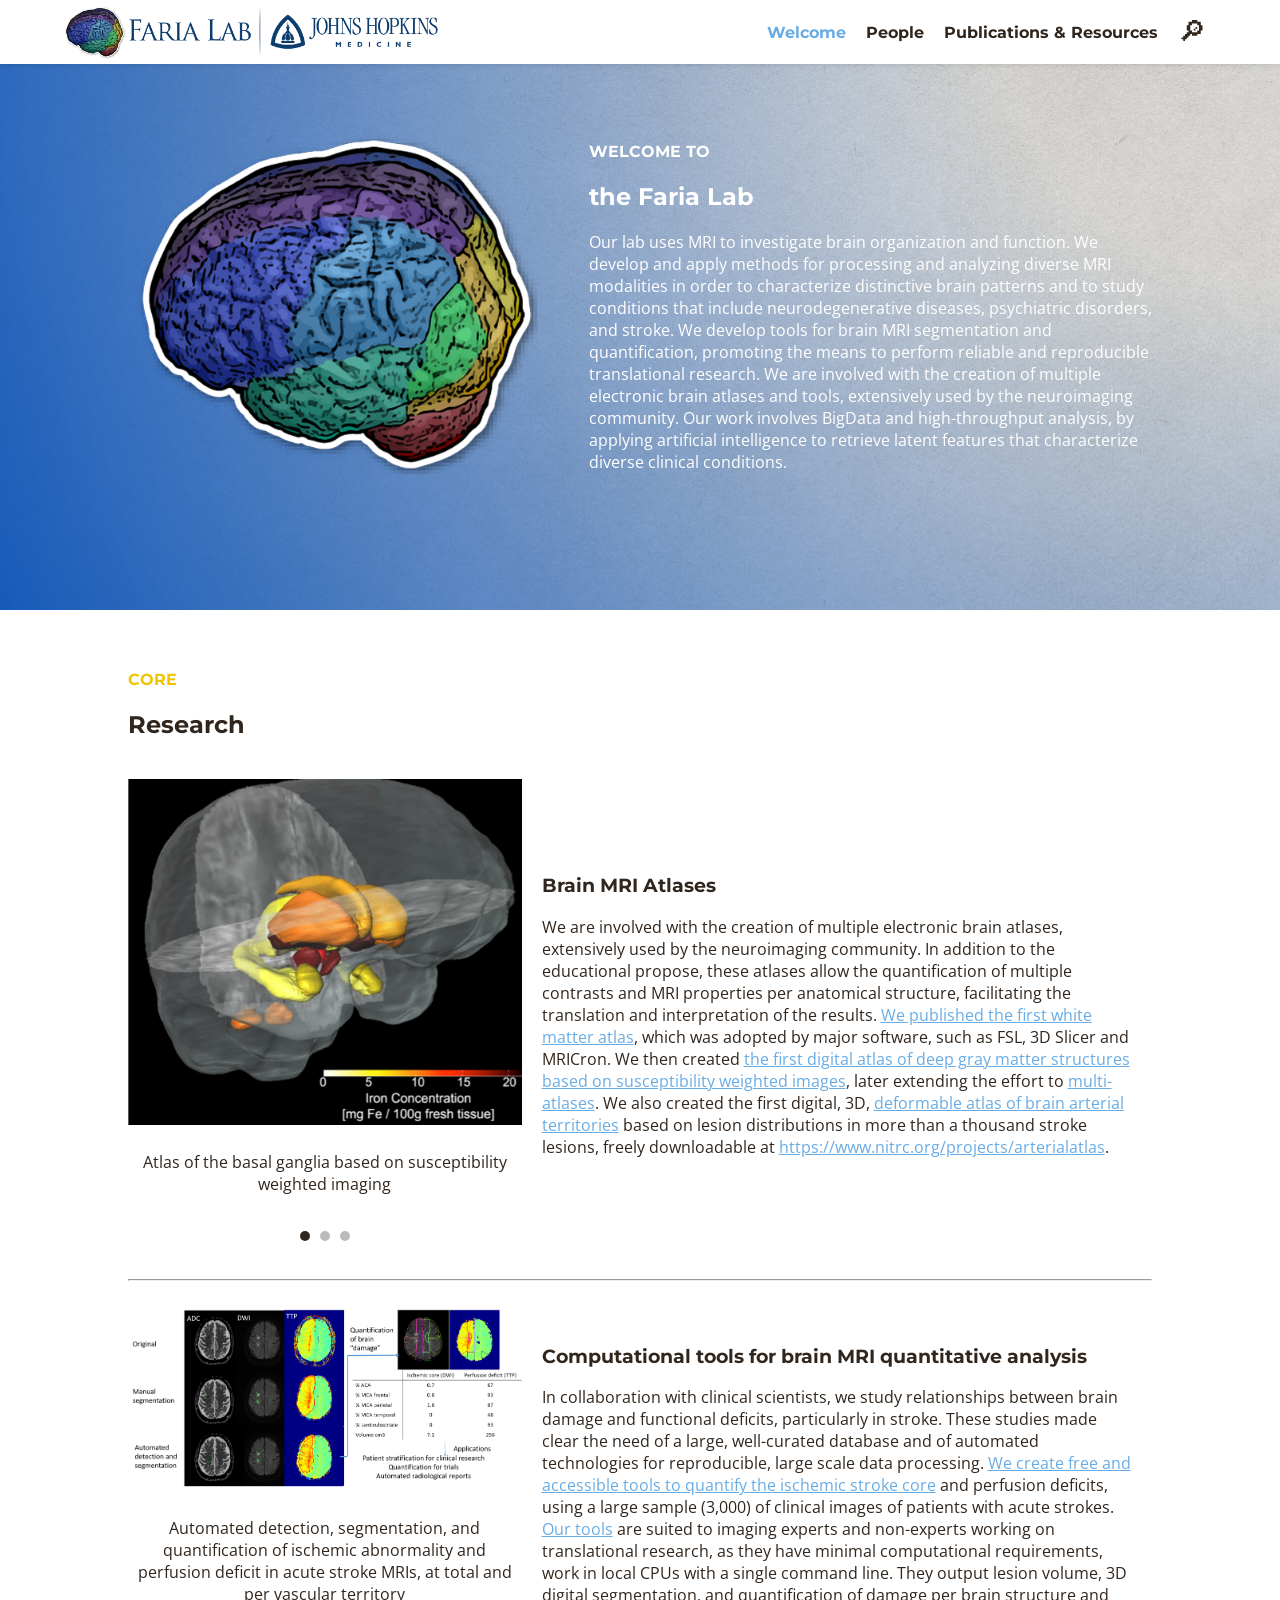
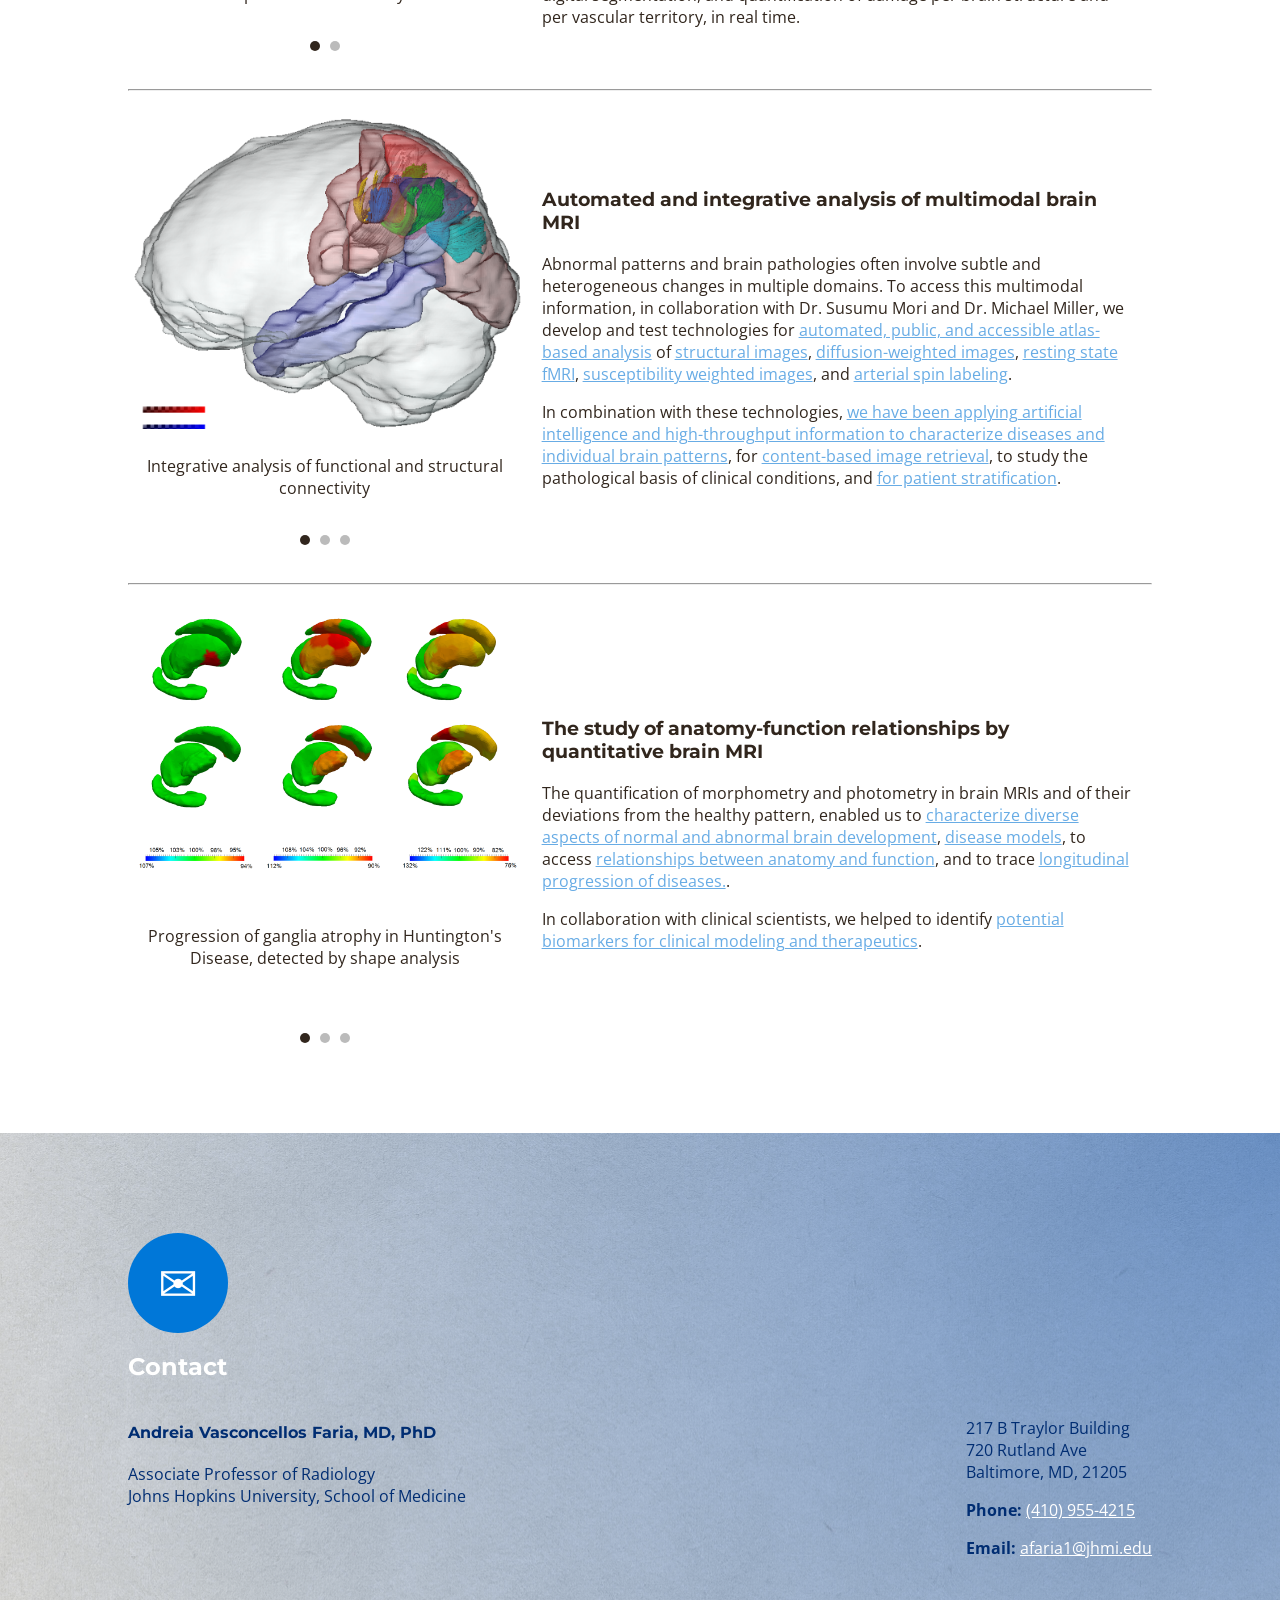
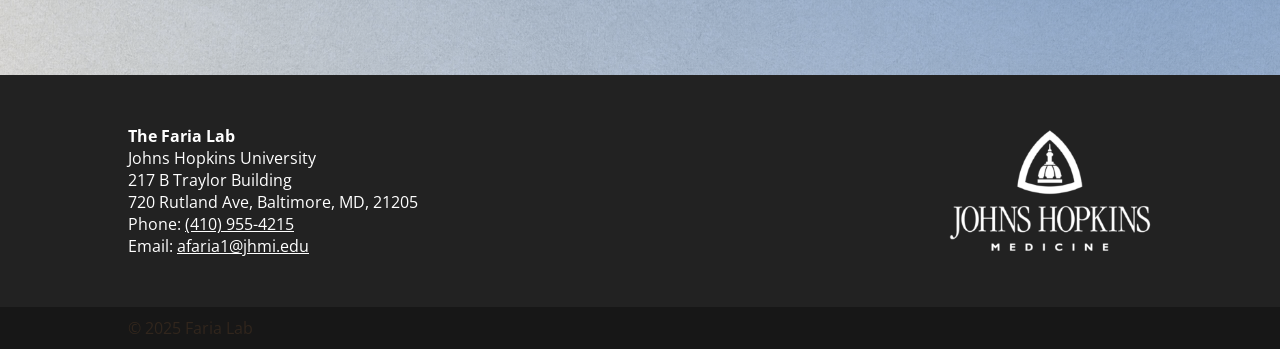
<file: index.html>
<!DOCTYPE html>
<html lang="en">

<head>
    <meta charset="UTF-8">
    <title>Faria Lab</title>
    <link rel="preconnect" href="https://fonts.googleapis.com">
    <link
        href="https://fonts.googleapis.com/css2?family=Montserrat:wght@400;600;700&family=Open+Sans:wght@400;600&display=swap"
        rel="stylesheet">
    <link rel="stylesheet" href="style.css">
    <link rel="icon" type="image/png" href="images/cropped-logobanner-02-1-32x32.png">
</head>

<body>

    <header class="site-header">
        <img src="images/logobanner-01.png" alt="Faria Lab" class="logo">

        <button class="menu-toggle" aria-label="Toggle navigation">☰</button>

        <nav>
            <a href="index.html" class="current">Welcome</a>
            <a href="pages/people.html">People</a>
            <a href="pages/publications.html">Publications & Resources</a>
            <button class="search-toggle" aria-label="Toggle search">🔎︎</button>
        </nav>

        <form class="search-container" action="search.html" method="get">
            <input type="text" placeholder="Search..." class="search-input" name="q">
            <button class="search-toggle" aria-label="Toggle search">✕</button>
        </form>
    </header>

    <section id="welcome" class="hero">
        <img src="images/logobanner-02-1.png" alt="Faria Lab" class="logo">
        <div class="hero-text">
            <h4>WELCOME TO</h4>
            <h1>the Faria Lab</h1>
            <p>Our lab uses MRI to investigate brain organization and function. We develop and apply methods for
                processing and analyzing diverse MRI modalities in order to characterize distinctive brain patterns and
                to study conditions that include neurodegenerative diseases, psychiatric disorders, and stroke. We
                develop tools for brain MRI segmentation and quantification, promoting the means to perform reliable and
                reproducible translational research. We are involved with the creation of multiple electronic brain
                atlases and tools, extensively used by the neuroimaging community. Our work involves BigData and
                high-throughput analysis, by applying artificial intelligence to retrieve latent features that
                characterize diverse clinical conditions.</p>
        </div>
    </section>

    <section id="research" class="content-section">
        <h4>CORE</h4>
        <h1>Research</h1>

        <div class="research-area">
            <div class="carousel" id="carousel1">
                <div class="slide show">
                    <img class="slide-fig" src="images/research1_SWI.png" alt="Research 1 SWI">
                    <p class="caption">Atlas of the basal ganglia based on susceptibility weighted imaging</p>
                </div>
                <div class="slide">
                    <img class="slide-fig" src="images/research1_atlas.png" alt="Research 1 Atlas">
                    <p class="caption">MRI based atlas of structural anatomy</p>
                </div>
                <div class="slide">
                    <img class="slide-fig" src="images/ArterialAtlas.png" alt="Research 1 Arterial Atlas">
                    <p class="caption">Digital atlas of vascular territories</p>
                </div>
                
                <button class="prev" aria-label="Previous slide">&#10094;</button>
                <button class="next" aria-label="Next slide">&#10095;</button> 
                
                <div class="dots">
                    <span class="dot show"></span>
                    <span class="dot"></span>
                    <span class="dot"></span>
                </div>
            </div>

            <div class="research-text">
                <h3>Brain MRI Atlases</h3>

                <p>We are involved with the creation of multiple electronic brain atlases, extensively used by the
                    neuroimaging community. In addition to the educational propose, these atlases allow the
                    quantification of multiple contrasts and MRI properties per anatomical structure, facilitating the
                    translation and interpretation of the results. <a
                        href="https://www.ncbi.nlm.nih.gov/pmc/articles/PMC2586008/" target="_blank" rel="noopener">We
                        published the first white matter atlas</a>, which was adopted by major software, such as FSL, 3D
                    Slicer and MRICron. We then created <a href="https://pubmed.ncbi.nlm.nih.gov/23769915"
                        target="_blank" rel="noopener">the first digital atlas of deep gray matter structures based on
                        susceptibility weighted images</a>, later extending the effort to <a
                        href="https://pubmed.ncbi.nlm.nih.gov/30738207" target="_blank"
                        rel="noopener">multi-atlases</a>. We also created the first digital, 3D, <a
                        href="https://www.biorxiv.org/content/10.1101/2021.05.03.442478v1.abstract" target="_blank"
                        rel="noopener">deformable atlas of brain arterial territories</a> based on lesion distributions
                    in more than a thousand stroke lesions, freely downloadable at <a
                        href="https://www.nitrc.org/projects/arterialatlas" target="_blank"
                        rel="noopener">https://www.nitrc.org/projects/arterialatlas</a>.</p>
            </div>
        </div>

        <hr>

        <div class="research-area">
            <div class="carousel" id="carousel2">
                <div class="slide show">
                    <img class="slide-fig" src="images/research4_ADS.png" alt="Research 2 ADS">
                    <p class="caption">Automated detection, segmentation, and quantification of ischemic abnormality
                    and perfusion deficit in acute stroke MRIs, at total and per vascular territory</p>
                </div>
                <div class="slide">
                    <img class="slide-fig" src="images/research4publications_ADS.gif" alt="Research 2 ADS gif">
                    <p class="caption">Acute-stroke Detection Segmentation (ADS)</p>
                </div>

                <button class="prev" aria-label="Previous slide">&#10094;</button>
                <button class="next" aria-label="Next slide">&#10095;</button>

                <div class="dots">
                    <span class="dot show"></span>
                    <span class="dot"></span>
                </div>
            </div>

            <div class="research-text">
                <h3>Computational tools for brain MRI quantitative analysis</h3>

                <p>In collaboration with clinical scientists, we study relationships between brain damage and functional
                    deficits, particularly in stroke. These studies made clear the need of a large, well-curated
                    database and of automated technologies for reproducible, large scale data processing. <a
                        href="https://www.medrxiv.org/content/10.1101/2021.10.19.21257543v1" target="_blank"
                        rel="noopener">We create free and accessible tools to quantify the ischemic stroke core</a> and
                    perfusion deficits, using a large sample (3,000) of clinical images of patients with acute strokes.
                    <a href="https://www.nitrc.org/projects/ads" target="_blank" rel="noopener">Our tools</a> are suited
                    to imaging experts and non-experts working on translational research, as they have minimal
                    computational requirements, work in local CPUs with a single command line. They output lesion
                    volume, 3D digital segmentation, and quantification of damage per brain structure and per vascular
                    territory, in real time.</p>
            </div>
        </div>

        <hr>

        <div class="research-area">
            <div class="carousel" id="carousel3">
                <div class="slide show">
                    <img class="slide-fig" src="images/research2_fmri.png" alt="Research 3 fMRI">
                    <p class="caption">Integrative analysis of functional and structural connectivity</p>
                </div>
                <div class="slide">
                    <img class="slide-fig" src="images/research2_classification.png" alt="Research 3 Classification">
                    <p class="caption">Stratification of populations, individual characterization and image-based retrieval</p>
                </div>
                <div class="slide">
                    <img class="slide-fig" src="images/research2_multimodal.jpg" alt="Research 3 Multimodal">
                    <p class="caption">Integration of multiple image domains for structure-based analysis</p>
                </div>

                <button class="prev" aria-label="Previous slide">&#10094;</button>
                <button class="next" aria-label="Next slide">&#10095;</button>

                <div class="dots">
                    <span class="dot show"></span>
                    <span class="dot"></span>
                    <span class="dot"></span>
                </div>
            </div>

            <div class="research-text">
                <h3>Automated and integrative analysis of multimodal brain MRI</h3>

                <p>Abnormal patterns and brain pathologies often involve subtle and heterogeneous changes in multiple domains. To access this multimodal information, in collaboration with Dr. Susumu Mori and Dr. Michael Miller, we develop and test technologies for <a href="https://mricloud.org/" target="_blank" rel="noopener">automated, public, and accessible atlas-based analysis</a> of <a href="https://pubmed.ncbi.nlm.nih.gov/26208327/" target="_blank" rel="noopener">structural images</a>, <a href="https://pubmed.ncbi.nlm.nih.gov/24809486/" target="_blank" rel="noopener">diffusion-weighted images</a>, <a href="https://pubmed.ncbi.nlm.nih.gov/22498656/" target="_blank" rel="noopener">resting state fMRI</a>, <a href="https://pubmed.ncbi.nlm.nih.gov/30738207" target="_blank" rel="noopener">susceptibility weighted images</a>, and <a href="https://pubmed.ncbi.nlm.nih.gov/30588671/" target="_blank" rel="noopener">arterial spin labeling</a>.</p>

                <p>In combination with these technologies, <a href="https://pubmed.ncbi.nlm.nih.gov/29104527/" target="_blank" rel="noopener">we have been applying artificial intelligence and high-throughput information to characterize diseases and individual brain patterns</a>, for <a href="https://pubmed.ncbi.nlm.nih.gov/25685706/" target="_blank" rel="noopener">content-based image retrieval</a>, to study the pathological basis of clinical conditions, and <a href="https://pubmed.ncbi.nlm.nih.gov/33377594/" target="_blank" rel="noopener">for patient stratification</a>.</p>
            </div>
        </div>

        <hr>

        <div class="research-area">
            <div class="carousel" id="carousel1">
                <div class="slide show">
                    <img class="slide-fig" src="images/research3_HD.png" alt="Research 4 HD">
                    <p class="caption">Progression of ganglia atrophy in Huntington's Disease, detected by shape analysis</p>
                </div>
                <div class="slide">
                    <img class="slide-fig" src="images/research3_FEP.png" alt="Research 4 FEP">
                    <p class="caption">Association between white matter structure and cognition in psychosis</p>
                </div>
                <div class="slide">
                    <img class="slide-fig" src="images/research3_aphasia.png" alt="Research 4 Aphasia">
                    <p class="caption">Brain atrophy relates to language deficits in Primary Progressive Aphasia</p>
                </div>

                <button class="prev" aria-label="Previous slide">&#10094;</button>
                <button class="next" aria-label="Next slide">&#10095;</button>

                <div class="dots">
                    <span class="dot show"></span>
                    <span class="dot"></span>
                    <span class="dot"></span>
                </div>
            </div>

            <div class="research-text">
                <h3>The study of anatomy-function relationships by quantitative brain MRI</h3>

                <p>The quantification of morphometry and photometry in brain MRIs and of their deviations from the healthy pattern, enabled us to <a href="https://pubmed.ncbi.nlm.nih.gov/20420929/" target="_blank" rel="noopener">characterize diverse aspects of normal and abnormal brain development</a>, <a href="https://pubmed.ncbi.nlm.nih.gov/20920589" target="_blank" rel="noopener">disease models</a>, to access <a href="https://pubmed.ncbi.nlm.nih.gov/30987924" target="_blank" rel="noopener">relationships between anatomy and function</a>, and to trace <a href="https://pubmed.ncbi.nlm.nih.gov/27104139/" target="_blank" rel="noopener">longitudinal progression of diseases.</a>.</p>

                <p>In collaboration with clinical scientists, we helped to identify <a href="https://pubmed.ncbi.nlm.nih.gov/31864209/" target="_blank" rel="noopener">potential biomarkers for clinical modeling and therapeutics</a>.</p>
            </div>
        </div>
    </section>

    <section id="contact" class="contact">
        <div class="contact-icon">
            &#9993;
        </div>

        <div class="contact-container">
            <h1>Contact</h1>
        </div>
    
        <div class="contact-container">
            <div class="contact-text">
                <h4>Andreia Vasconcellos Faria, MD, PhD</h4>
                <p>Associate Professor of Radiology
                    <br>
                    Johns Hopkins University, School of Medicine
                </p>
            </div>

            <div class="contact-text">
                <p>217 B Traylor Building
                    <br>
                    720 Rutland Ave
                    <br>
                    Baltimore, MD, 21205</p>

                <p><strong>Phone:</strong> <a href="tel:+14109554215" aria-label="Call us" class="contact-link">(410) 955-4215</a></p>

                <p><strong>Email:</strong> <a href="mailto:afaria1@jhmi.edu" aria-label="Email us" class="contact-link">afaria1@jhmi.edu</a></p>
            </div>
        </div>

        
    </section>

    <footer>
        <div class="subfooter">
            <div class="subfooter-text">
                <p><strong>The Faria Lab</strong>
                    <br>
                    Johns Hopkins University
                    <br>
                    217 B Traylor Building
                    <br>
                    720 Rutland Ave, Baltimore, MD, 21205
                    <br>
                    Phone: <a href="tel:+14109554215" aria-label="Call us" class="contact-link">(410) 955-4215</a>
                    <br>
                    Email: <a href="mailto:afaria1@jhmi.edu" aria-label="Email us" class="contact-link">afaria1@jhmi.edu</a></p>
            </div>

            <img src="images/logos-02-300x182.png" alt="logo" class="logo">
        </div>

        <div class="footer">
            <p>&copy; 2025 Faria Lab</p>
        </div>
    </footer>



    <script src="scripts/menu.js"></script>
    <script src="scripts/carousel.js"></script>
</body>

</html>
</file>
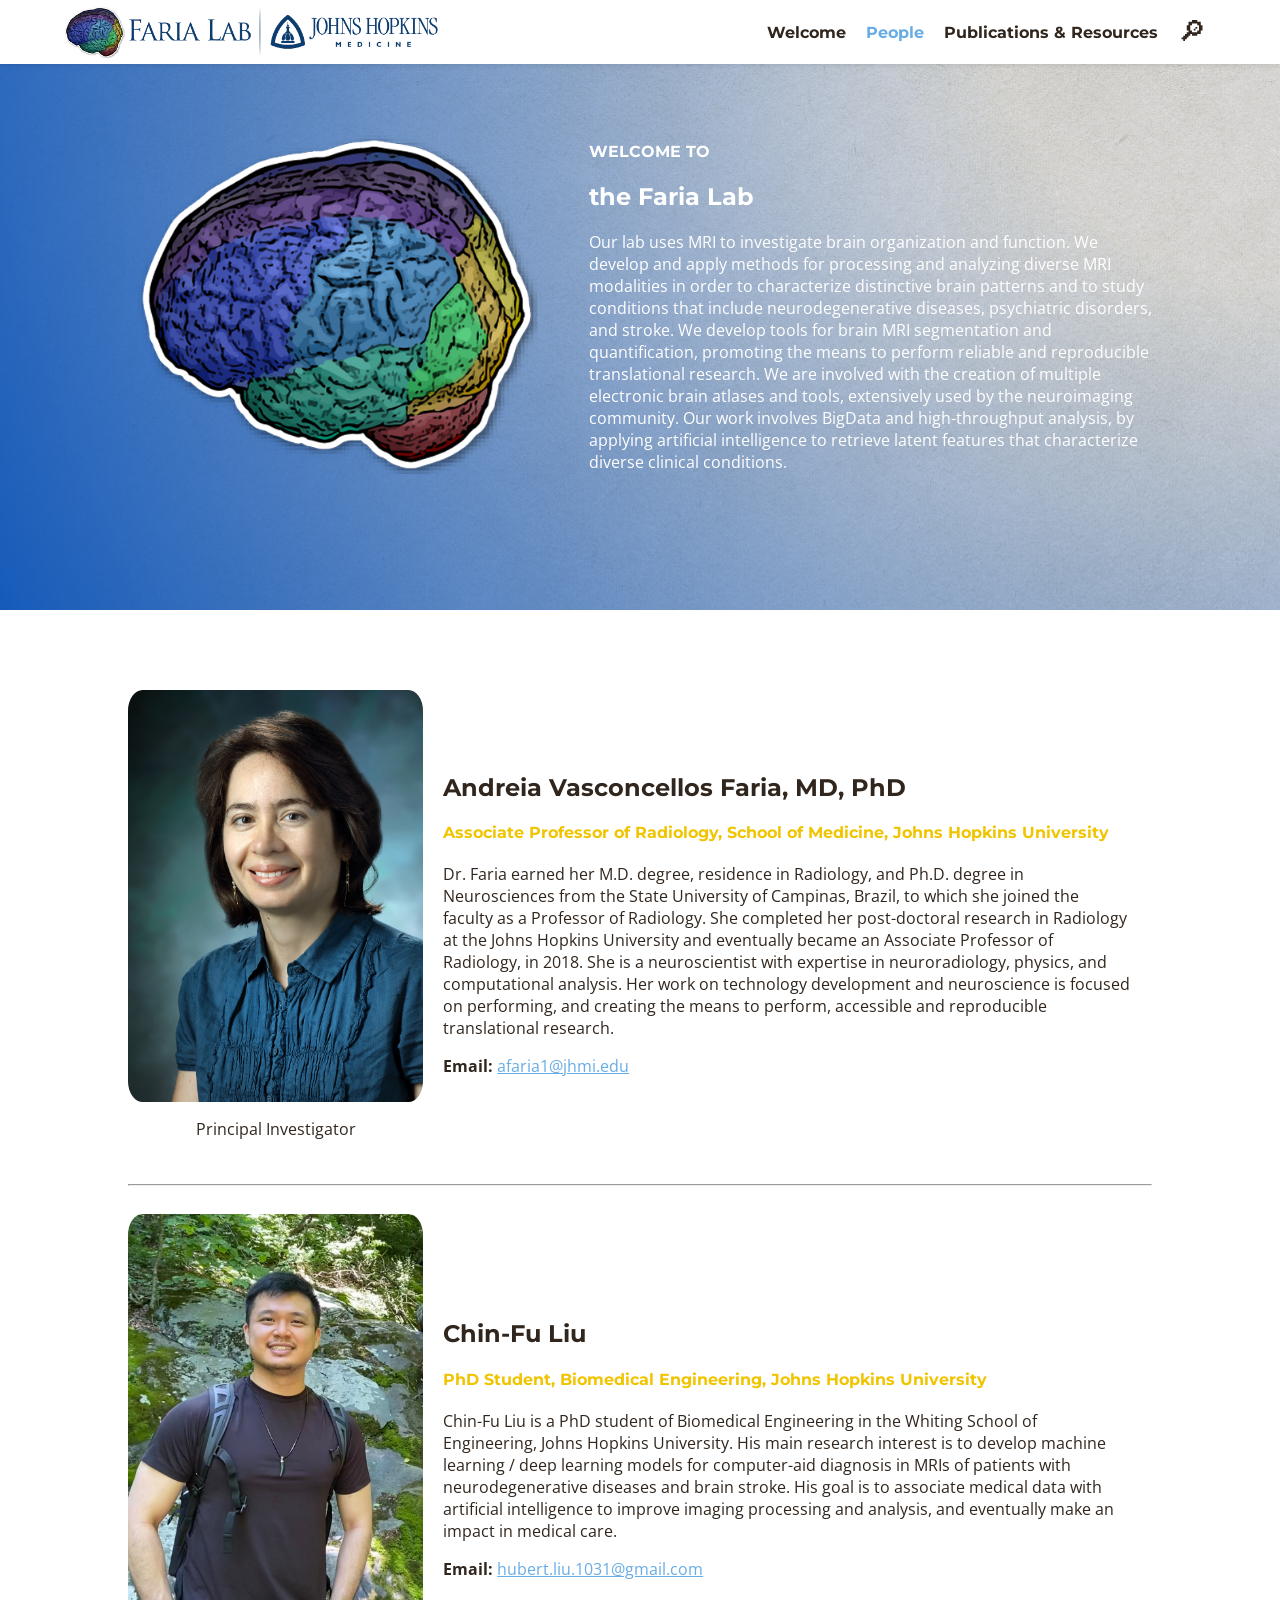
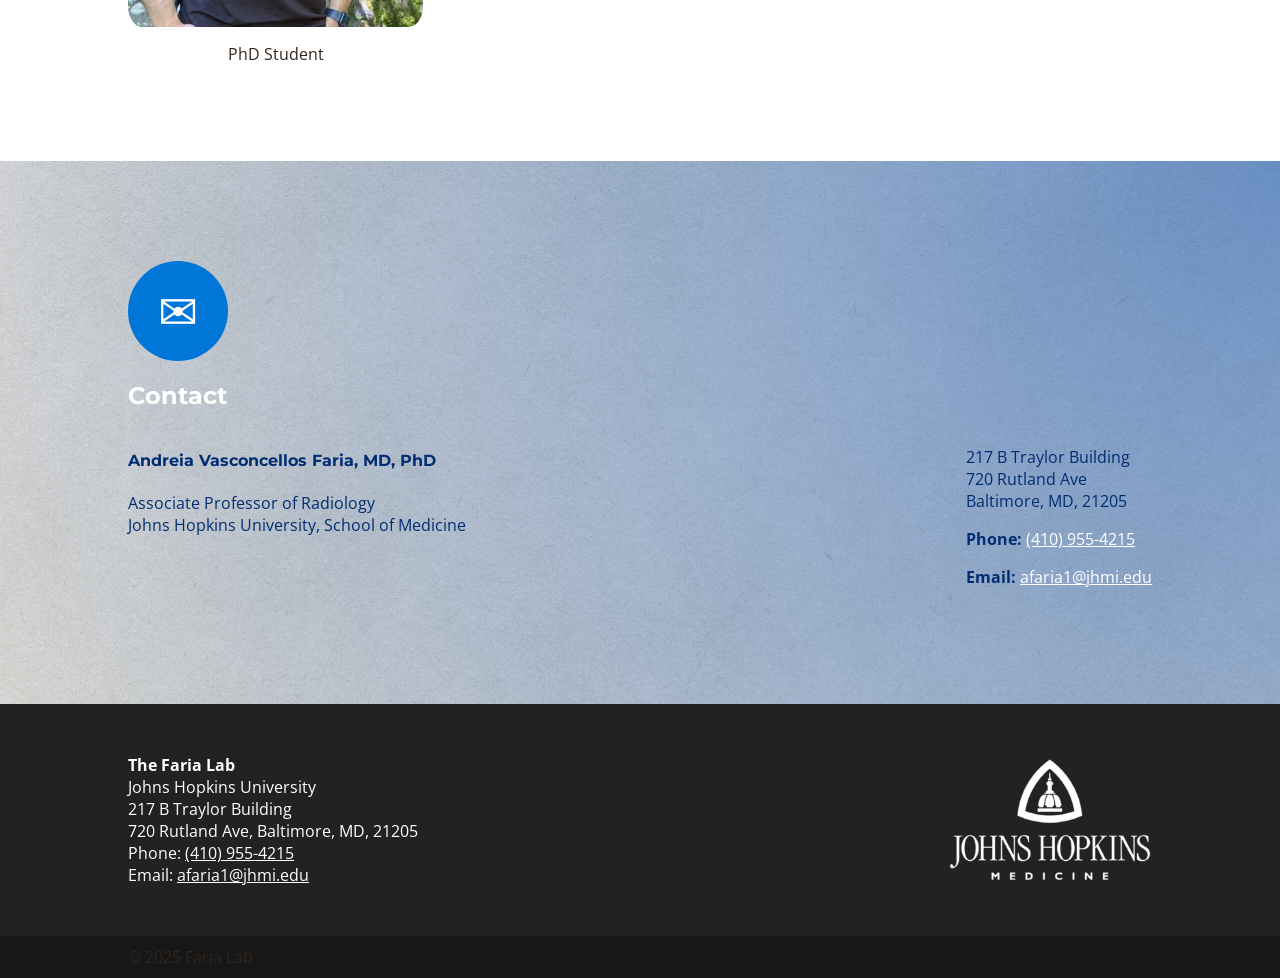
<file: pages/people.html>
<!DOCTYPE html>
<html lang="en">

<head>
    <meta charset="UTF-8">
    <title>Faria Lab</title>
    <link rel="preconnect" href="https://fonts.googleapis.com">
    <link
        href="https://fonts.googleapis.com/css2?family=Montserrat:wght@400;600;700&family=Open+Sans:wght@400;600&display=swap"
        rel="stylesheet">
    <link rel="stylesheet" href="../style.css">
    <link rel="icon" type="image/png" href="../images/cropped-logobanner-02-1-32x32.png">
</head>

<body>

    <header class="site-header">
        <img src="../images/logobanner-01.png" alt="Faria Lab" class="logo">

        <button class="menu-toggle" aria-label="Toggle navigation">☰</button>

        <nav>
            <a href="../index.html">Welcome</a>
            <a href="people.html" class="current">People</a>
            <a href="publications.html">Publications & Resources</a>
            <button class="search-toggle" aria-label="Toggle search">🔎︎</button>
        </nav>

        <form class="search-container" action="search.html" method="get">
            <input type="text" placeholder="Search..." class="search-input" name="q">
            <button class="search-toggle" aria-label="Toggle search">✕</button>
        </form>
    </header>

    <section id="welcome" class="hero">
        <img src="../images/logobanner-02-1.png" alt="Faria Lab" class="logo">
        <div class="hero-text">
            <h4>WELCOME TO</h4>
            <h1>the Faria Lab</h1>
            <p>Our lab uses MRI to investigate brain organization and function. We develop and apply methods for
                processing and analyzing diverse MRI modalities in order to characterize distinctive brain patterns and
                to study conditions that include neurodegenerative diseases, psychiatric disorders, and stroke. We
                develop tools for brain MRI segmentation and quantification, promoting the means to perform reliable and
                reproducible translational research. We are involved with the creation of multiple electronic brain
                atlases and tools, extensively used by the neuroimaging community. Our work involves BigData and
                high-throughput analysis, by applying artificial intelligence to retrieve latent features that
                characterize diverse clinical conditions.</p>
        </div>
    </section>

    <section id="people" class="content-section">
        <div class="person">
            <div class="portrait">
                <img src="../images/people_FARIAandreia.jpg" alt="Dr. Faria">
                <p class="caption">Principal Investigator</p>
            </div>

            <div class="person-text">
                <h1>Andreia Vasconcellos Faria, MD, PhD</h1>

                <h4>Associate Professor of Radiology, School of Medicine, Johns Hopkins University</h4>

                <p>Dr. Faria earned her M.D. degree, residence in Radiology, and Ph.D. degree in Neurosciences from the State University of Campinas, Brazil, to which she joined the faculty as a Professor of Radiology. She completed her post-doctoral research in Radiology at the Johns Hopkins University and eventually became an Associate Professor of Radiology, in 2018. She is a neuroscientist with expertise in neuroradiology, physics, and computational analysis. Her work on technology development and neuroscience is focused on performing, and creating the means to perform, accessible and reproducible translational research.</p>

                <p><strong>Email:</strong> <a href="mailto:afaria1@jhmi.edu" aria-label="Email us" class="contact-link">afaria1@jhmi.edu</a></p></p>
            </div>
        </div>

        <hr>

        <div class="person">
            <div class="portrait">
                <img src="../images/Liu.jpg" alt="Liu">
                <p class="caption">PhD Student</p>
            </div>

            <div class="person-text">
                <h1>Chin-Fu Liu</h1>

                <h4>PhD Student, Biomedical Engineering, Johns Hopkins University</h4>

                <p>Chin-Fu Liu is a PhD student of Biomedical Engineering in the Whiting School of Engineering, Johns Hopkins University. His main research interest is to develop machine learning / deep learning models for computer-aid diagnosis in MRIs of patients with neurodegenerative diseases and brain stroke. His goal is to associate medical data with artificial intelligence to improve imaging processing and analysis, and eventually make an impact in medical care.</p>

                <p><strong>Email:</strong> <a href="mailto:hubert.liu.1031@gmail.com"><span>hubert.liu.1031@gmail.com</span></a></p>
            </div>
        </div>
    </section>

    <section id="contact" class="contact">
        <div class="contact-icon">
            &#9993;
        </div>

        <div class="contact-container">
            <h1>Contact</h1>
        </div>
    
        <div class="contact-container">
            <div class="contact-text">
                <h4>Andreia Vasconcellos Faria, MD, PhD</h4>
                <p>Associate Professor of Radiology
                    <br>
                    Johns Hopkins University, School of Medicine
                </p>
            </div>

            <div class="contact-text">
                <p>217 B Traylor Building
                    <br>
                    720 Rutland Ave
                    <br>
                    Baltimore, MD, 21205</p>

                <p><strong>Phone:</strong> <a href="tel:+14109554215" aria-label="Call us" class="contact-link">(410) 955-4215</a></p>

                <p><strong>Email:</strong> <a href="mailto:afaria1@jhmi.edu" aria-label="Email us" class="contact-link">afaria1@jhmi.edu</a></p>
            </div>
        </div>

        
    </section>

    <footer>
        <div class="subfooter">
            <div class="subfooter-text">
                <p><strong>The Faria Lab</strong>
                    <br>
                    Johns Hopkins University
                    <br>
                    217 B Traylor Building
                    <br>
                    720 Rutland Ave, Baltimore, MD, 21205
                    <br>
                    Phone: <a href="tel:+14109554215" aria-label="Call us" class="contact-link">(410) 955-4215</a>
                    <br>
                    Email: <a href="mailto:afaria1@jhmi.edu" aria-label="Email us" class="contact-link">afaria1@jhmi.edu</a></p>
            </div>

            <img src="../images/logos-02-300x182.png" alt="logo" class="logo">
        </div>

        <div class="footer">
            <p>&copy; 2025 Faria Lab</p>
        </div>
    </footer>



    <script src="../scripts/menu.js"></script>
</body>

</html>
</file>
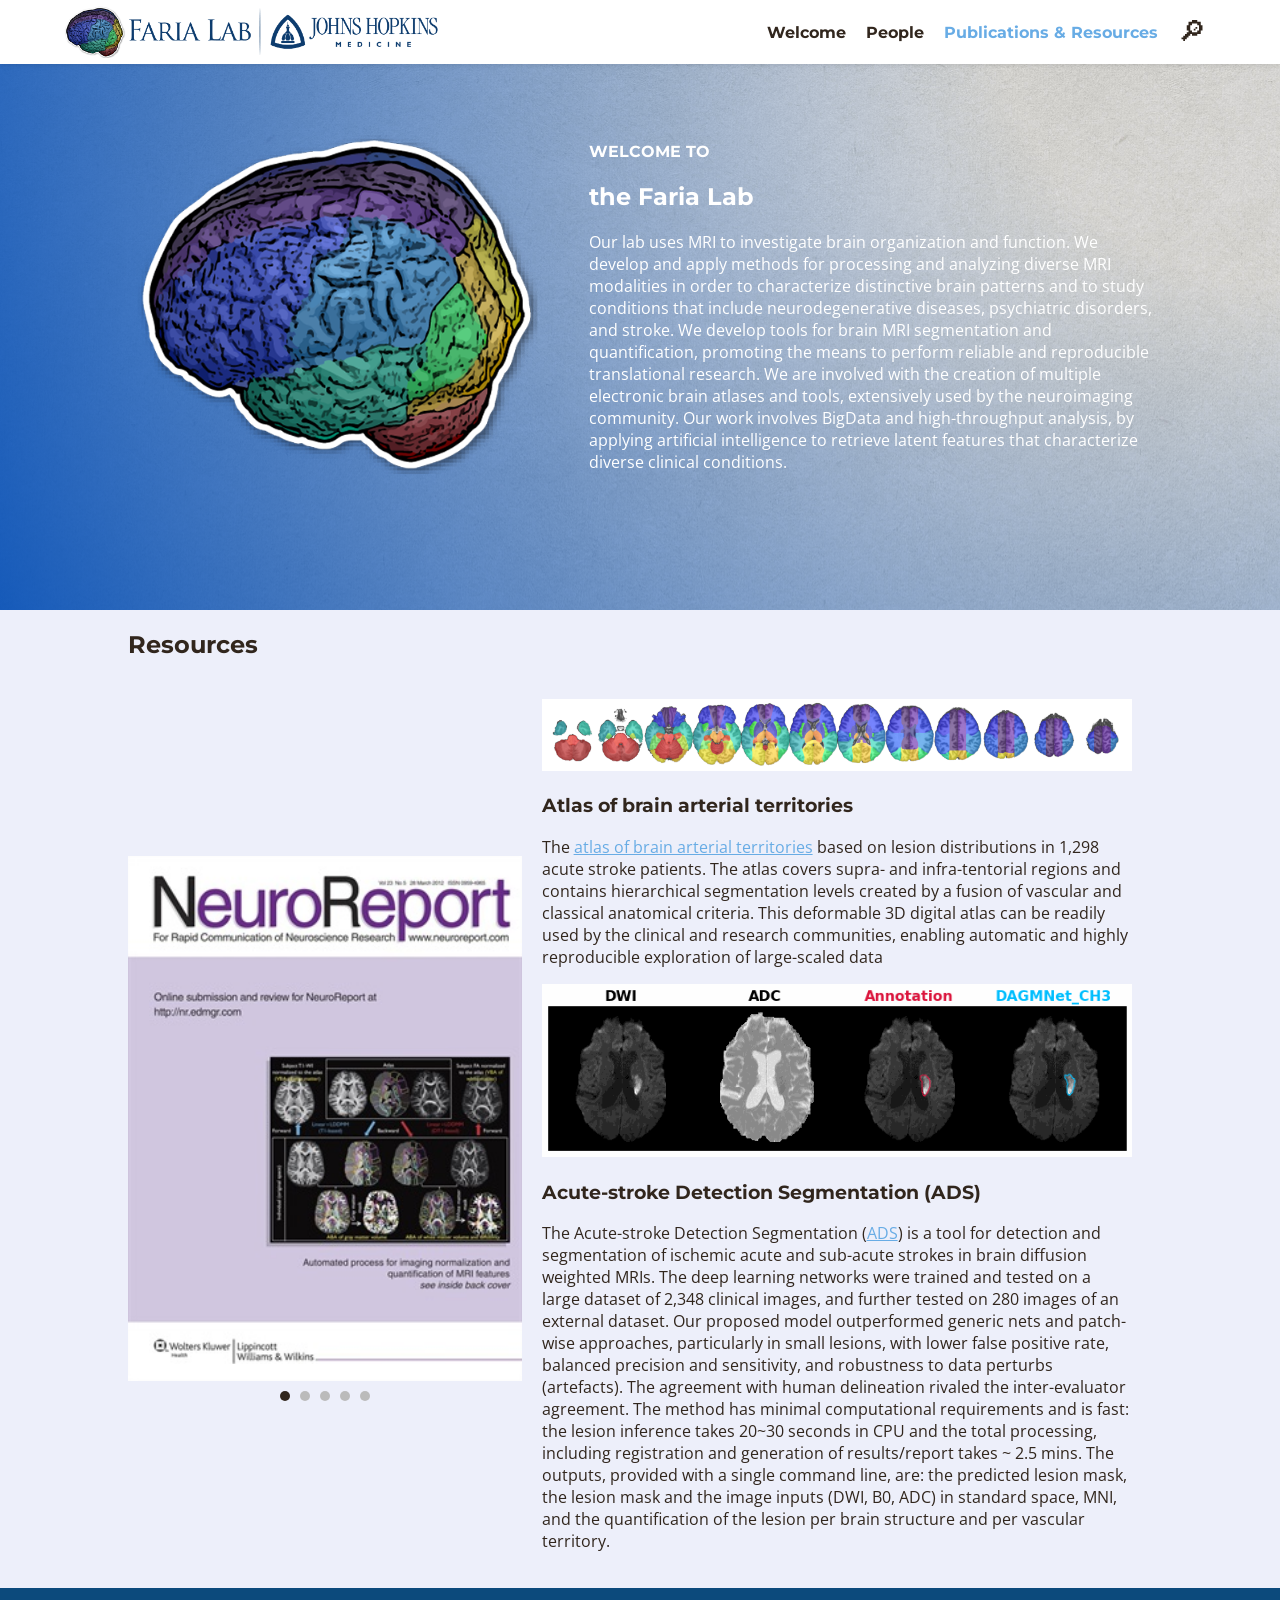
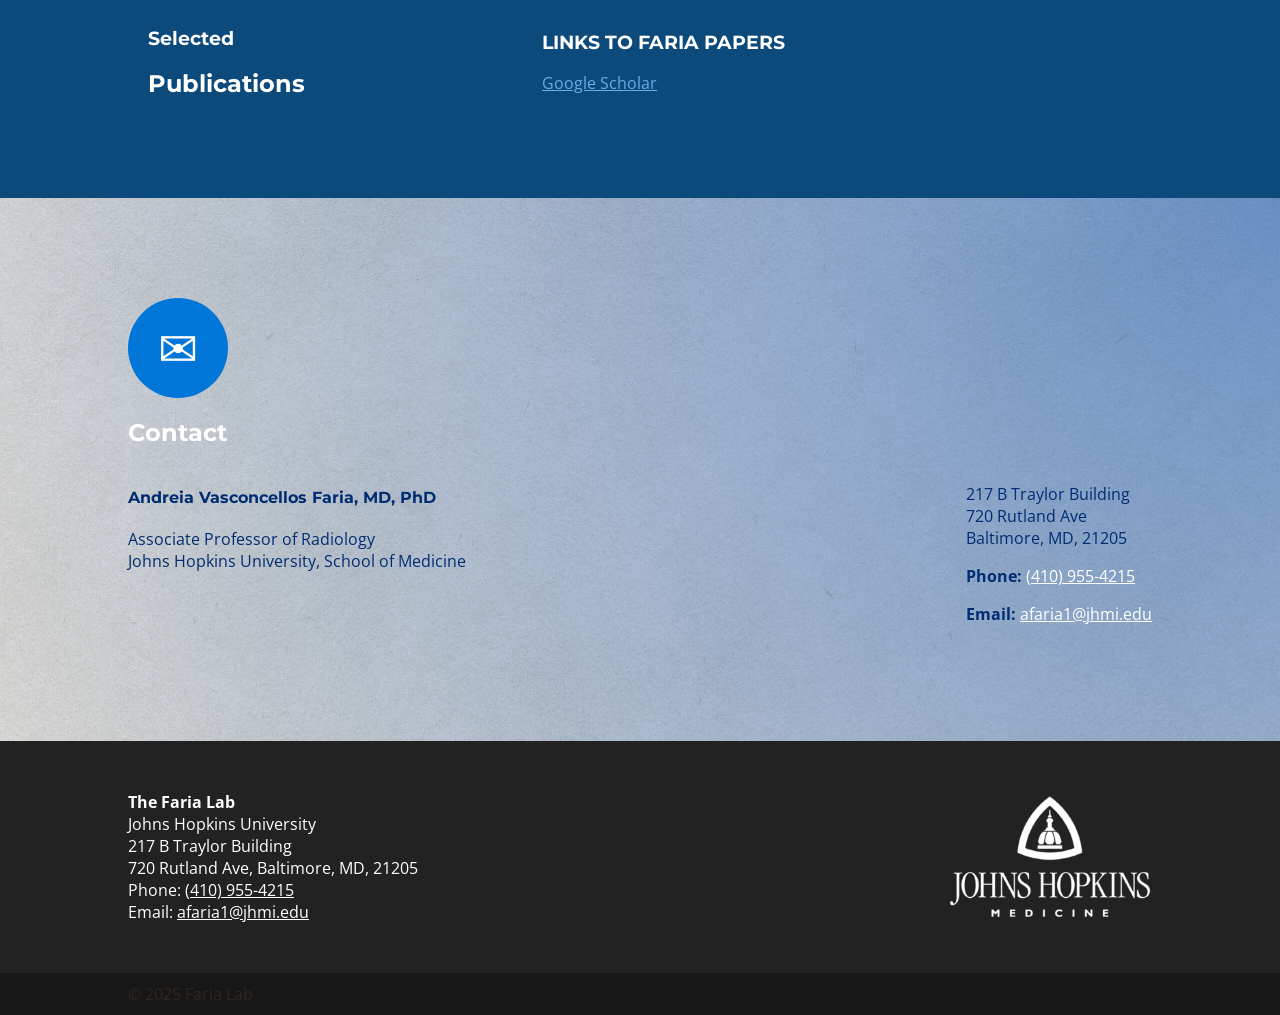
<file: pages/publications.html>
<!DOCTYPE html>
<html lang="en">

<head>
    <meta charset="UTF-8">
    <title>Faria Lab</title>
    <link rel="preconnect" href="https://fonts.googleapis.com">
    <link
        href="https://fonts.googleapis.com/css2?family=Montserrat:wght@400;600;700&family=Open+Sans:wght@400;600&display=swap"
        rel="stylesheet">
    <link rel="stylesheet" href="../style.css">
    <link rel="icon" type="image/png" href="../images/cropped-logobanner-02-1-32x32.png">
</head>

<body>

    <header class="site-header">
        <img src="../images/logobanner-01.png" alt="Faria Lab" class="logo">

        <button class="menu-toggle" aria-label="Toggle navigation">☰</button>

        <nav>
            <a href="../index.html">Welcome</a>
            <a href="people.html">People</a>
            <a href="publications.html" class="current">Publications & Resources</a>
            <button class="search-toggle" aria-label="Toggle search">🔎︎</button>
        </nav>

        <form class="search-container" action="search.html" method="get">
            <input type="text" placeholder="Search..." class="search-input" name="q">
            <button class="search-toggle" aria-label="Toggle search">✕</button>
        </form>
    </header>

    <section id="welcome" class="hero">
        <img src="../images/logobanner-02-1.png" alt="Faria Lab" class="logo">
        <div class="hero-text">
            <h4>WELCOME TO</h4>
            <h1>the Faria Lab</h1>
            <p>Our lab uses MRI to investigate brain organization and function. We develop and apply methods for
                processing and analyzing diverse MRI modalities in order to characterize distinctive brain patterns and
                to study conditions that include neurodegenerative diseases, psychiatric disorders, and stroke. We
                develop tools for brain MRI segmentation and quantification, promoting the means to perform reliable and
                reproducible translational research. We are involved with the creation of multiple electronic brain
                atlases and tools, extensively used by the neuroimaging community. Our work involves BigData and
                high-throughput analysis, by applying artificial intelligence to retrieve latent features that
                characterize diverse clinical conditions.</p>
        </div>
    </section>

    <div class="bg" id="resources-bg">
    <section id="resources" class="content-section">
        <h1>Resources</h1>

        <div class="resources">
            <div class="carousel" id="carousel1">
                <div class="slide show">
                    <img class="slide-fig" src="../images/publications_neuroreport-cover.jpg" alt="publications 1 NeuroReport">
                </div>
                <div class="slide">
                    <img class="slide-fig" src="../images/publications_neuroimage_cover.png" alt="publications 2 NeuroImage">
                </div>
                <div class="slide">
                    <img class="slide-fig" src="../images/featured_ntric2.png" alt="publications 3 Nitric2">
                </div>
                <div class="slide">
                    <img class="slide-fig" src="../images/featured_ntric.png" alt="publications 4 Nitric">
                </div>
                <div class="slide">
                    <img class="slide-fig" src="../images/featured_nat.png" alt="publications 5 Nature">
                </div>

                <button class="prev" aria-label="Previous slide">&#10094;</button>
                <button class="next" aria-label="Next slide">&#10095;</button>

                <div class="dots">
                    <span class="dot show"></span>
                    <span class="dot"></span>
                    <span class="dot"></span>
                    <span class="dot"></span>
                    <span class="dot"></span>
                </div>
            </div>

            <div class="resources-container">
                <div class="resources-img">
                    <a href="https://www.nitrc.org/projects/arterialatlas" target="_blank" rel="noopener">
                        <img class="resources-fig" src="../images/ArterialAtlas2D.png" alt="Resourses 1 Arterial Atlas 2D">
                    </a>
                </div>

                <h3>Atlas of brain arterial territories</h3>

                <p>The <a href="https://www.nitrc.org/projects/arterialatlas" target="_blank" rel="noopener">atlas of brain arterial territories</a> based on lesion distributions in 1,298 acute stroke patients. The atlas covers supra- and infra-tentorial regions and contains hierarchical segmentation levels created by a fusion of vascular and classical anatomical criteria. This deformable 3D digital atlas can be readily used by the clinical and research communities, enabling automatic and highly reproducible exploration of large-scaled data</p>
                
                <div class="resources-img">
                    <a href="https://www.nitrc.org/projects/ads" target="_blank" rel="noopener">
                        <img class="resources-fig" src="../images/research4publications_ADS.gif" alt="Resourses 2 ADS">
                    </a>
                </div>

                <h3>Acute-stroke Detection Segmentation (ADS)</h3>

                <p>The Acute-stroke Detection Segmentation (<a href="https://www.nitrc.org/projects/ads" target="_blank" rel="noopener">ADS</a>) is a tool for detection and segmentation of ischemic acute and sub-acute strokes in brain diffusion weighted MRIs. The deep learning networks were trained and tested on a large dataset of 2,348 clinical images, and further tested on 280 images of an external dataset. Our proposed model outperformed generic nets and patch-wise approaches, particularly in small lesions, with lower false positive rate, balanced precision and sensitivity, and robustness to data perturbs (artefacts). The agreement with human delineation rivaled the inter-evaluator agreement. The method has minimal computational requirements and is fast: the lesion inference takes 20~30 seconds in CPU and the total processing, including registration and generation of results/report takes ~ 2.5 mins. The outputs, provided with a single command line, are: the predicted lesion mask, the lesion mask and the image inputs (DWI, B0, ADC) in standard space, MNI, and the quantification of the lesion per brain structure and per vascular territory.</p>
            </div>
        </div>
    </section>
    </div>

    <div class="bg" id="publications-bg">
    <section id="publications" class="content-section">
        <div class="publications">
            <div class="publications-container left">
                <h3>Selected</h3>
                <h1>Publications</h1>
            </div>

            <div class="publications-container right">
                <h3>LINKS TO FARIA PAPERS</h3>
                <a href="https://scholar.google.com/citations?hl=en&amp;user=r8kbMWsAAAAJ&amp;view_op=list_works&amp;sortby=pubdate" target="_blank" rel="noopener">
                    Google Scholar
                </a>
            </div>
        </div>
    </section>
    </div>

    <section id="contact" class="contact">
        <div class="contact-icon">
            &#9993;
        </div>

        <div class="contact-container">
            <h1>Contact</h1>
        </div>
    
        <div class="contact-container">
            <div class="contact-text">
                <h4>Andreia Vasconcellos Faria, MD, PhD</h4>
                <p>Associate Professor of Radiology
                    <br>
                    Johns Hopkins University, School of Medicine
                </p>
            </div>

            <div class="contact-text">
                <p>217 B Traylor Building
                    <br>
                    720 Rutland Ave
                    <br>
                    Baltimore, MD, 21205</p>

                <p><strong>Phone:</strong> <a href="tel:+14109554215" aria-label="Call us" class="contact-link">(410) 955-4215</a></p>

                <p><strong>Email:</strong> <a href="mailto:afaria1@jhmi.edu" aria-label="Email us" class="contact-link">afaria1@jhmi.edu</a></p>
            </div>
        </div>
        
    </section>

    <footer>
        <div class="subfooter">
            <div class="subfooter-text">
                <p><strong>The Faria Lab</strong>
                    <br>
                    Johns Hopkins University
                    <br>
                    217 B Traylor Building
                    <br>
                    720 Rutland Ave, Baltimore, MD, 21205
                    <br>
                    Phone: <a href="tel:+14109554215" aria-label="Call us" class="contact-link">(410) 955-4215</a>
                    <br>
                    Email: <a href="mailto:afaria1@jhmi.edu" aria-label="Email us" class="contact-link">afaria1@jhmi.edu</a></p>
            </div>

            <img src="../images/logos-02-300x182.png" alt="logo" class="logo">
        </div>

        <div class="footer">
            <p>&copy; 2025 Faria Lab</p>
        </div>
    </footer>



    <script src="../scripts/menu.js"></script>
    <script src="../scripts/carousel.js"></script>
</body>

</html>
</file>
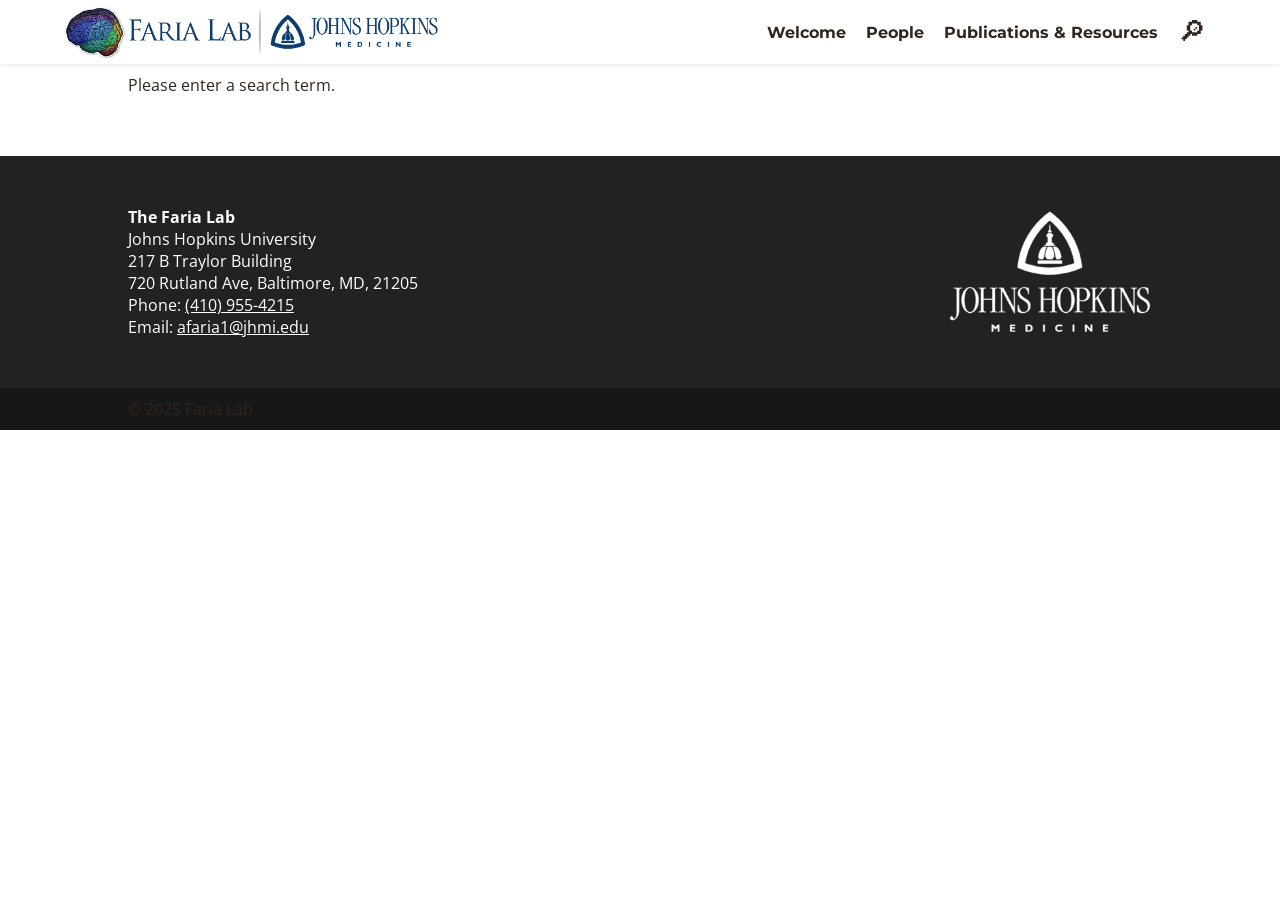
<file: pages/search.html>
<!DOCTYPE html>
<html lang="en">

<head>
    <meta charset="UTF-8">
    <title>Faria Lab</title>
    <link rel="preconnect" href="https://fonts.googleapis.com">
    <link
        href="https://fonts.googleapis.com/css2?family=Montserrat:wght@400;600;700&family=Open+Sans:wght@400;600&display=swap"
        rel="stylesheet">
    <link rel="stylesheet" href="../style.css">
    <link rel="icon" type="image/png" href="../images/cropped-logobanner-02-1-32x32.png">
</head>

<body>

    <header class="site-header">
        <img src="../images/logobanner-01.png" alt="Faria Lab" class="logo">

        <button class="menu-toggle" aria-label="Toggle navigation">☰</button>

        <nav>
            <a href="../index.html">Welcome</a>
            <a href="people.html">People</a>
            <a href="publications.html">Publications & Resources</a>
            <button class="search-toggle" aria-label="Toggle search">🔎︎</button>
        </nav>

        <form class="search-container" action="search.html" method="get">
            <input type="text" placeholder="Search..." class="search-input" name="q">
            <button class="search-toggle" aria-label="Toggle search">✕</button>
        </form>
    </header>

    <section id="search-results" class="content-section">
        <div class="results">
            <h1>Search Results</h1>

            <div class="result-item"></div>
        </div>

        <aside class="search-sidebar">
            <form action="search.html" method="get" class="search-box">
                <input id="search-input" type="text" name="q" placeholder="Search" />
                <button type="submit">Search</button>
            </form>
        </aside>
    </section>

    <footer>
        <div class="subfooter">
            <div class="subfooter-text">
                <p><strong>The Faria Lab</strong>
                    <br>
                    Johns Hopkins University
                    <br>
                    217 B Traylor Building
                    <br>
                    720 Rutland Ave, Baltimore, MD, 21205
                    <br>
                    Phone: <a href="tel:+14109554215" aria-label="Call us" class="contact-link">(410) 955-4215</a>
                    <br>
                    Email: <a href="mailto:afaria1@jhmi.edu" aria-label="Email us" class="contact-link">afaria1@jhmi.edu</a></p>
            </div>

            <img src="../images/logos-02-300x182.png" alt="logo" class="logo">
        </div>

        <div class="footer">
            <p>&copy; 2025 Faria Lab</p>
        </div>
    </footer>



    <script src="../scripts/menu.js"></script>
    <script src="../scripts/search.js"></script>
</body>

</html>
</file>
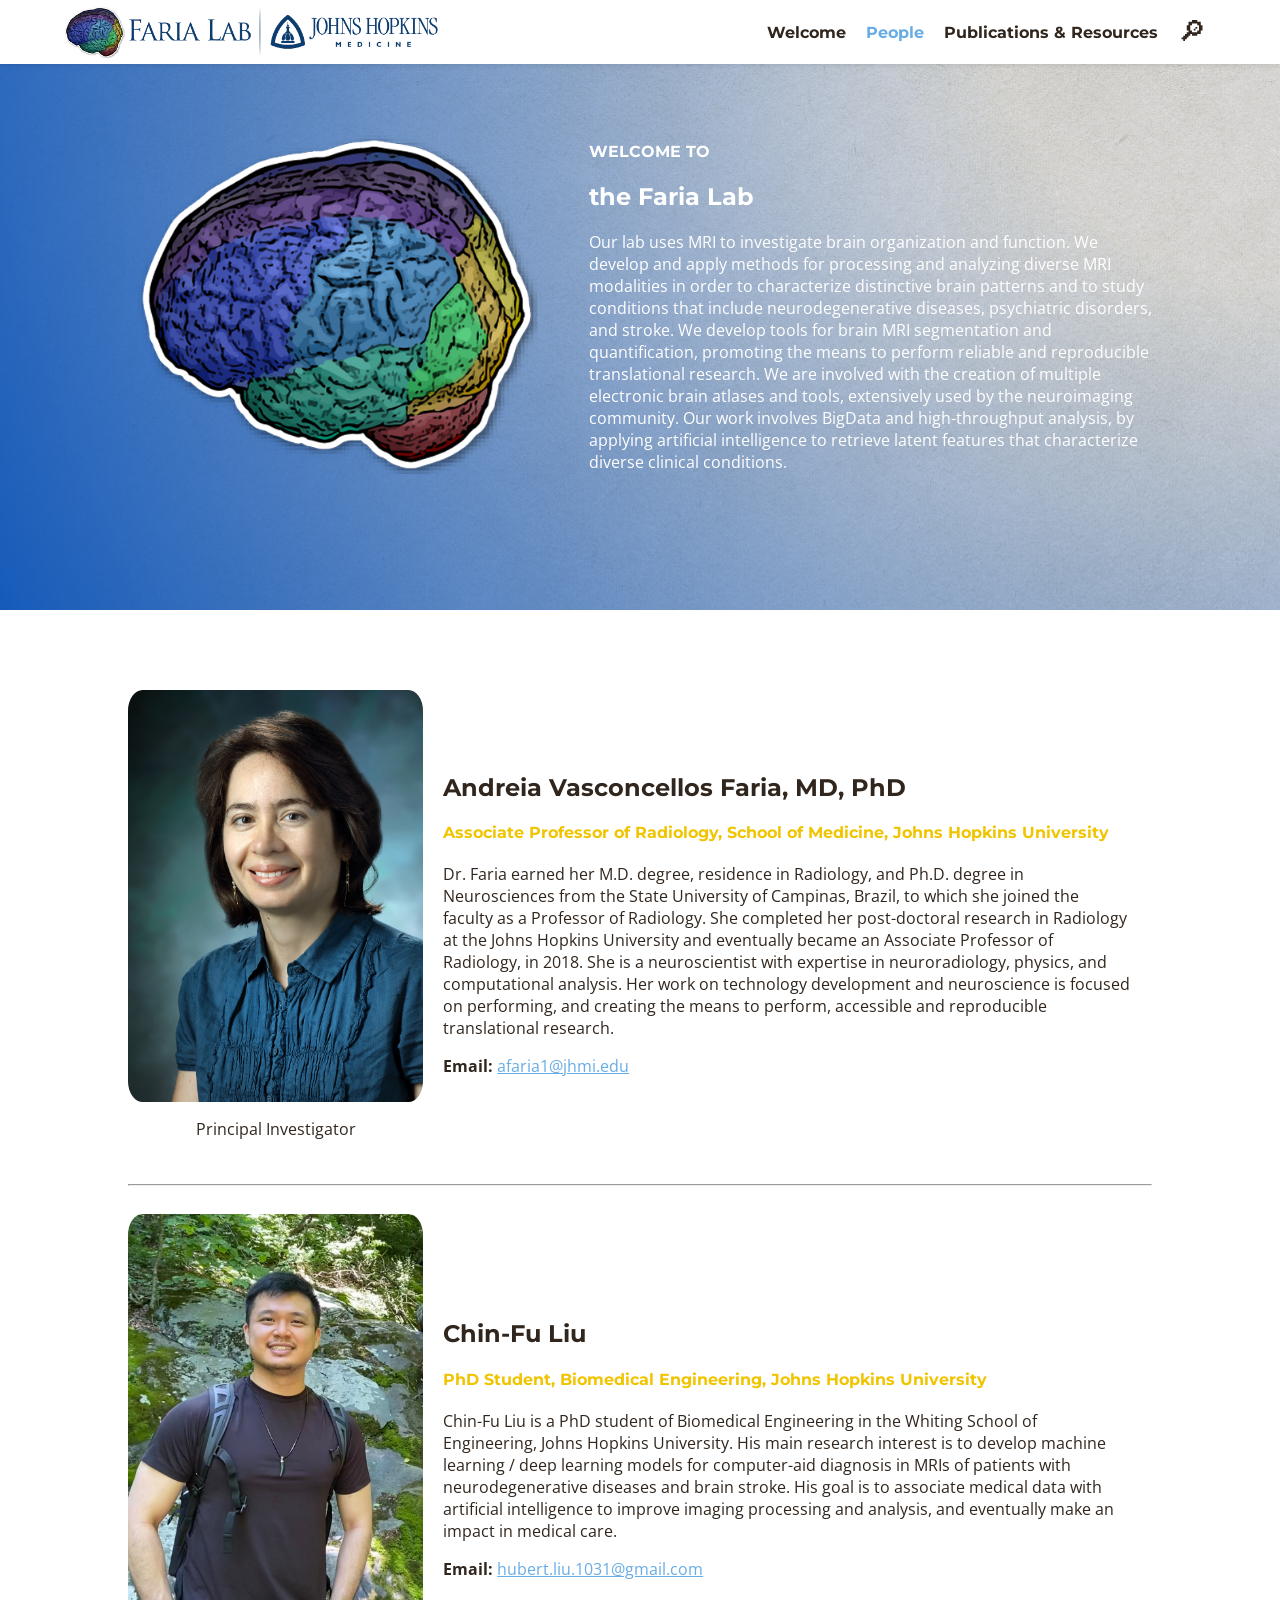
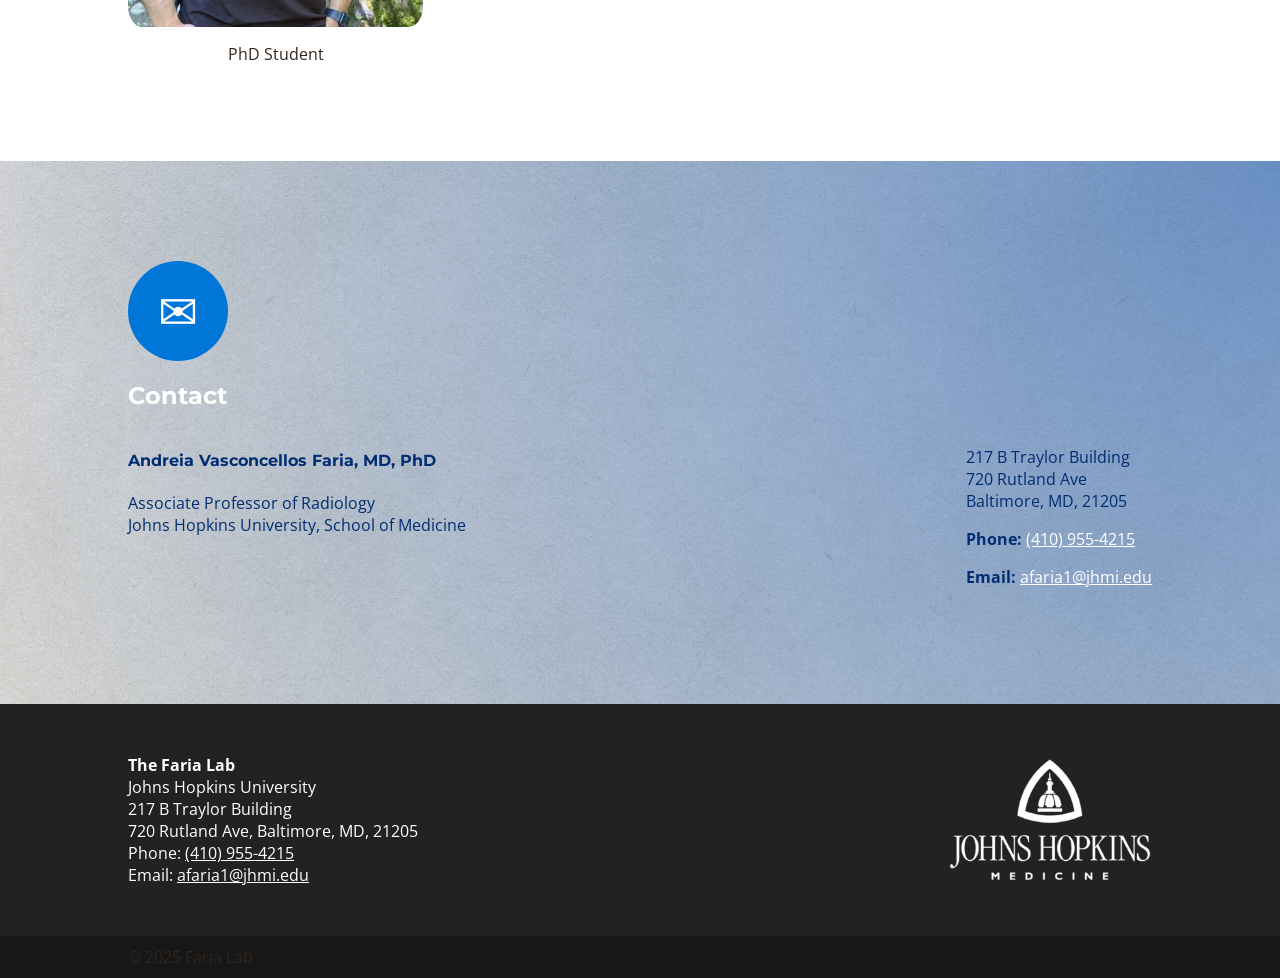
<file: from_scratch/pages/people.html>
<!DOCTYPE html>
<html lang="en">

<head>
    <meta charset="UTF-8">
    <title>Faria Lab</title>
    <link rel="preconnect" href="https://fonts.googleapis.com">
    <link
        href="https://fonts.googleapis.com/css2?family=Montserrat:wght@400;600;700&family=Open+Sans:wght@400;600&display=swap"
        rel="stylesheet">
    <link rel="stylesheet" href="../style.css">
</head>

<body>

    <header class="site-header">
        <img src="../images/logobanner-01.png" alt="Faria Lab" class="logo">

        <button class="menu-toggle" aria-label="Toggle navigation">☰</button>

        <nav>
            <a href="../index.html">Welcome</a>
            <a href="people.html" class="current">People</a>
            <a href="publications.html">Publications & Resources</a>
            <button class="search-toggle" aria-label="Toggle search">🔎︎</button>
        </nav>

        <div class="search-container">
            <input type="text" placeholder="Search..." class="search-input">
            <button class="search-toggle" aria-label="Toggle search">✕</button>
        </div>
    </header>

    <section id="welcome" class="hero">
        <img src="../images/logobanner-02-1.png" alt="Faria Lab" class="logo">
        <div class="hero-text">
            <h4>WELCOME TO</h4>
            <h1>the Faria Lab</h1>
            <p>Our lab uses MRI to investigate brain organization and function. We develop and apply methods for
                processing and analyzing diverse MRI modalities in order to characterize distinctive brain patterns and
                to study conditions that include neurodegenerative diseases, psychiatric disorders, and stroke. We
                develop tools for brain MRI segmentation and quantification, promoting the means to perform reliable and
                reproducible translational research. We are involved with the creation of multiple electronic brain
                atlases and tools, extensively used by the neuroimaging community. Our work involves BigData and
                high-throughput analysis, by applying artificial intelligence to retrieve latent features that
                characterize diverse clinical conditions.</p>
        </div>
    </section>

    <section id="people" class="content-section">
        <div class="person">
            <div class="portrait">
                <img src="../images/people_FARIAandreia.jpg" alt="Dr. Faria">
                <p class="caption">Principal Investigator</p>
            </div>

            <div class="person-text">
                <h1>Andreia Vasconcellos Faria, MD, PhD</h1>

                <h4>Associate Professor of Radiology, School of Medicine, Johns Hopkins University</h4>

                <p>Dr. Faria earned her M.D. degree, residence in Radiology, and Ph.D. degree in Neurosciences from the State University of Campinas, Brazil, to which she joined the faculty as a Professor of Radiology. She completed her post-doctoral research in Radiology at the Johns Hopkins University and eventually became an Associate Professor of Radiology, in 2018. She is a neuroscientist with expertise in neuroradiology, physics, and computational analysis. Her work on technology development and neuroscience is focused on performing, and creating the means to perform, accessible and reproducible translational research.</p>

                <p><strong>Email:</strong> <a href="mailto:afaria1@jhmi.edu" aria-label="Email us" class="contact-link">afaria1@jhmi.edu</a></p></p>
            </div>
        </div>

        <hr>

        <div class="person">
            <div class="portrait">
                <img src="../images/Liu.jpg" alt="Liu">
                <p class="caption">PhD Student</p>
            </div>

            <div class="person-text">
                <h1>Chin-Fu Liu</h1>

                <h4>PhD Student, Biomedical Engineering, Johns Hopkins University</h4>

                <p>Chin-Fu Liu is a PhD student of Biomedical Engineering in the Whiting School of Engineering, Johns Hopkins University. His main research interest is to develop machine learning / deep learning models for computer-aid diagnosis in MRIs of patients with neurodegenerative diseases and brain stroke. His goal is to associate medical data with artificial intelligence to improve imaging processing and analysis, and eventually make an impact in medical care.</p>

                <p><strong>Email:</strong> <a href="mailto:hubert.liu.1031@gmail.com"><span>hubert.liu.1031@gmail.com</span></a></p>
            </div>
        </div>
    </section>

    <section id="contact" class="contact">
        <div class="contact-icon">
            &#9993;
        </div>

        <div class="contact-container">
            <h1>Contact</h1>
        </div>
    
        <div class="contact-container">
            <div class="contact-text">
                <h4>Andreia Vasconcellos Faria, MD, PhD</h4>
                <p>Associate Professor of Radiology
                    <br>
                    Johns Hopkins University, School of Medicine
                </p>
            </div>

            <div class="contact-text">
                <p>217 B Traylor Building
                    <br>
                    720 Rutland Ave
                    <br>
                    Baltimore, MD, 21205</p>

                <p><strong>Phone:</strong> <a href="tel:+14109554215" aria-label="Call us" class="contact-link">(410) 955-4215</a></p>

                <p><strong>Email:</strong> <a href="mailto:afaria1@jhmi.edu" aria-label="Email us" class="contact-link">afaria1@jhmi.edu</a></p>
            </div>
        </div>

        
    </section>

    <footer>
        <div class="subfooter">
            <div class="subfooter-text">
                <p><strong>The Faria Lab</strong>
                    <br>
                    Johns Hopkins University
                    <br>
                    217 B Traylor Building
                    <br>
                    720 Rutland Ave, Baltimore, MD, 21205
                    <br>
                    Phone: <a href="tel:+14109554215" aria-label="Call us" class="contact-link">(410) 955-4215</a>
                    <br>
                    Email: <a href="mailto:afaria1@jhmi.edu" aria-label="Email us" class="contact-link">afaria1@jhmi.edu</a></p>
            </div>

            <img src="../images/logos-02-300x182.png" alt="logo" class="logo">
        </div>

        <div class="footer">
            <p>&copy; 2025 Faria Lab</p>
        </div>
    </footer>



    <script src="../scripts/menu.js"></script>
</body>

</html>
</file>
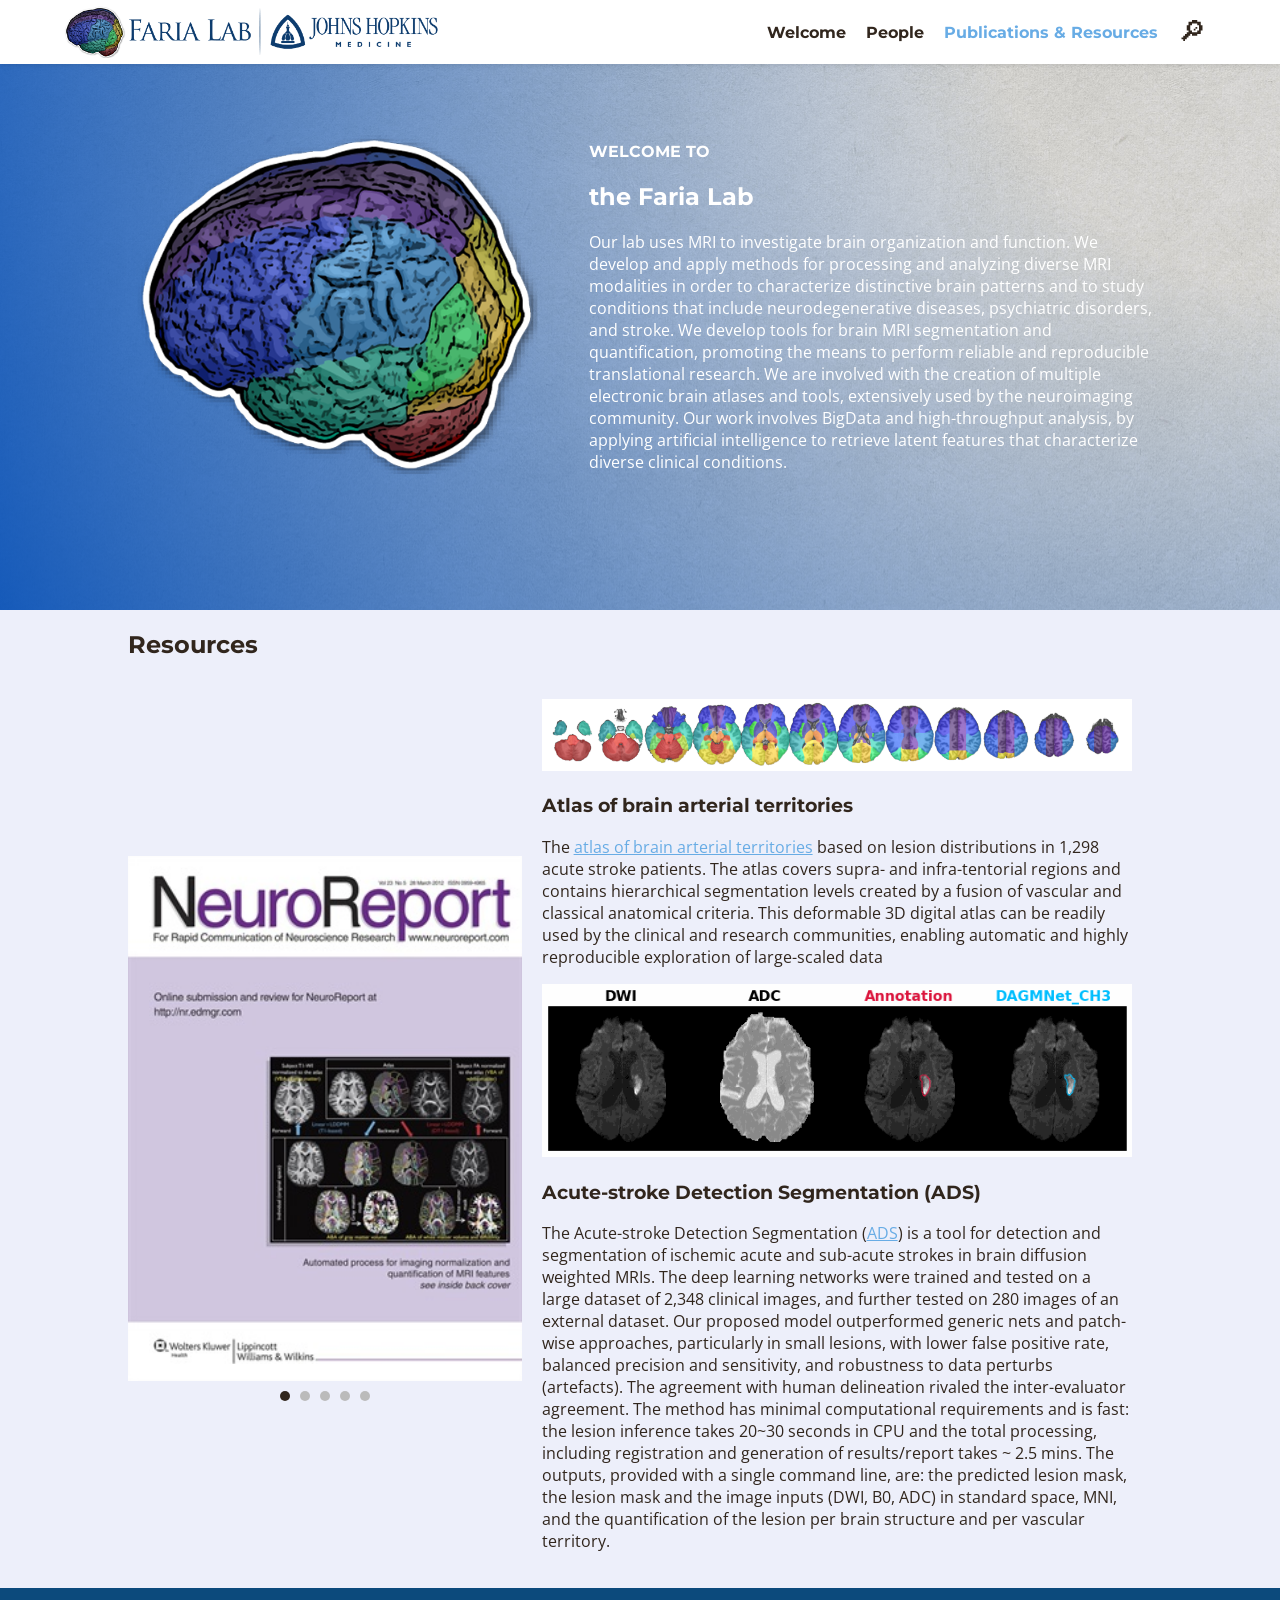
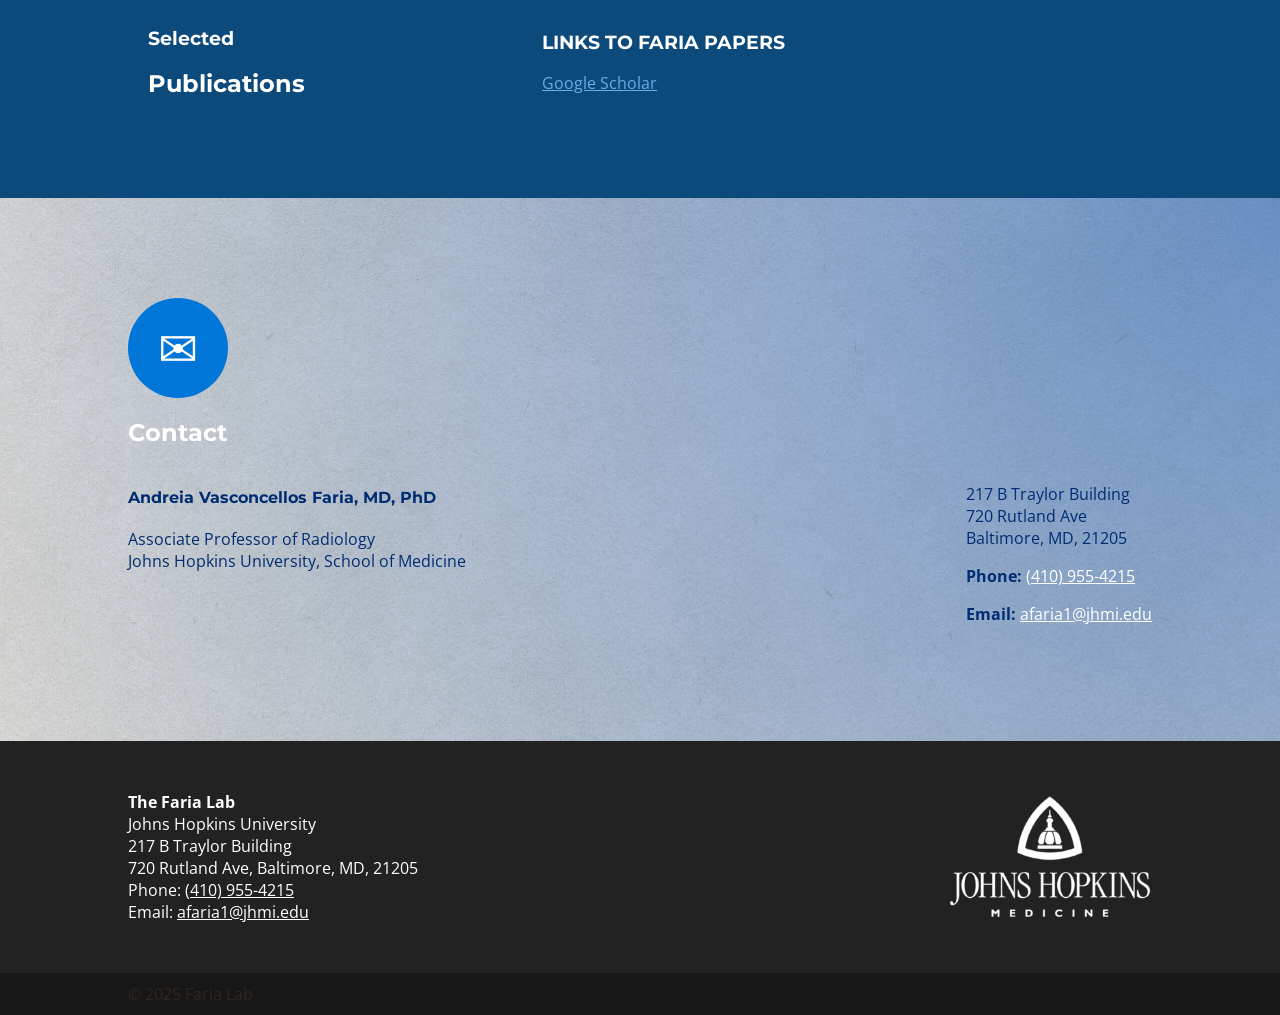
<file: from_scratch/pages/publications.html>
<!DOCTYPE html>
<html lang="en">

<head>
    <meta charset="UTF-8">
    <title>Faria Lab</title>
    <link rel="preconnect" href="https://fonts.googleapis.com">
    <link
        href="https://fonts.googleapis.com/css2?family=Montserrat:wght@400;600;700&family=Open+Sans:wght@400;600&display=swap"
        rel="stylesheet">
    <link rel="stylesheet" href="../style.css">
</head>

<body>

    <header class="site-header">
        <img src="../images/logobanner-01.png" alt="Faria Lab" class="logo">

        <button class="menu-toggle" aria-label="Toggle navigation">☰</button>

        <nav>
            <a href="../index.html">Welcome</a>
            <a href="people.html">People</a>
            <a href="publications.html" class="current">Publications & Resources</a>
            <button class="search-toggle" aria-label="Toggle search">🔎︎</button>
        </nav>

        <div class="search-container">
            <input type="text" placeholder="Search..." class="search-input">
            <button class="search-toggle" aria-label="Toggle search">✕</button>
        </div>
    </header>

    <section id="welcome" class="hero">
        <img src="../images/logobanner-02-1.png" alt="Faria Lab" class="logo">
        <div class="hero-text">
            <h4>WELCOME TO</h4>
            <h1>the Faria Lab</h1>
            <p>Our lab uses MRI to investigate brain organization and function. We develop and apply methods for
                processing and analyzing diverse MRI modalities in order to characterize distinctive brain patterns and
                to study conditions that include neurodegenerative diseases, psychiatric disorders, and stroke. We
                develop tools for brain MRI segmentation and quantification, promoting the means to perform reliable and
                reproducible translational research. We are involved with the creation of multiple electronic brain
                atlases and tools, extensively used by the neuroimaging community. Our work involves BigData and
                high-throughput analysis, by applying artificial intelligence to retrieve latent features that
                characterize diverse clinical conditions.</p>
        </div>
    </section>

    <section id="resources" class="content-section">
        <h1>Resources</h1>

        <div class="resources">
            <div class="carousel" id="carousel1">
                <div class="slide show">
                    <img class="slide-fig" src="../images/publications_neuroreport-cover.jpg" alt="publications 1 NeuroReport">
                </div>
                <div class="slide">
                    <img class="slide-fig" src="../images/publications_neuroimage_cover.png" alt="publications 2 NeuroImage">
                </div>
                <div class="slide">
                    <img class="slide-fig" src="../images/featured_ntric2.png" alt="publications 3 Nitric2">
                </div>
                <div class="slide">
                    <img class="slide-fig" src="../images/featured_ntric.png" alt="publications 4 Nitric">
                </div>
                <div class="slide">
                    <img class="slide-fig" src="../images/featured_nat.png" alt="publications 5 Nature">
                </div>

                <button class="prev" aria-label="Previous slide">&#10094;</button>
                <button class="next" aria-label="Next slide">&#10095;</button>

                <div class="dots">
                    <span class="dot show"></span>
                    <span class="dot"></span>
                    <span class="dot"></span>
                    <span class="dot"></span>
                    <span class="dot"></span>
                </div>
            </div>

            <div class="resources-container">
                <div class="resources-img">
                    <a href="https://www.nitrc.org/projects/arterialatlas" target="_blank" rel="noopener">
                        <img class="resources-fig" src="../images/ArterialAtlas2D.png" alt="Resourses 1 Arterial Atlas 2D">
                    </a>
                </div>

                <h3>Atlas of brain arterial territories</h3>

                <p>The <a href="https://www.nitrc.org/projects/arterialatlas" target="_blank" rel="noopener">atlas of brain arterial territories</a> based on lesion distributions in 1,298 acute stroke patients. The atlas covers supra- and infra-tentorial regions and contains hierarchical segmentation levels created by a fusion of vascular and classical anatomical criteria. This deformable 3D digital atlas can be readily used by the clinical and research communities, enabling automatic and highly reproducible exploration of large-scaled data</p>
                
                <div class="resources-img">
                    <a href="https://www.nitrc.org/projects/ads" target="_blank" rel="noopener">
                        <img class="resources-fig" src="../images/research4publications_ADS.gif" alt="Resourses 2 ADS">
                    </a>
                </div>

                <h3>Acute-stroke Detection Segmentation (ADS)</h3>

                <p>The Acute-stroke Detection Segmentation (<a href="https://www.nitrc.org/projects/ads" target="_blank" rel="noopener">ADS</a>) is a tool for detection and segmentation of ischemic acute and sub-acute strokes in brain diffusion weighted MRIs. The deep learning networks were trained and tested on a large dataset of 2,348 clinical images, and further tested on 280 images of an external dataset. Our proposed model outperformed generic nets and patch-wise approaches, particularly in small lesions, with lower false positive rate, balanced precision and sensitivity, and robustness to data perturbs (artefacts). The agreement with human delineation rivaled the inter-evaluator agreement. The method has minimal computational requirements and is fast: the lesion inference takes 20~30 seconds in CPU and the total processing, including registration and generation of results/report takes ~ 2.5 mins. The outputs, provided with a single command line, are: the predicted lesion mask, the lesion mask and the image inputs (DWI, B0, ADC) in standard space, MNI, and the quantification of the lesion per brain structure and per vascular territory.</p>
            </div>
        </div>
    </section>

    <section id="publications" class="content-section">
        <div class="publications">
            <div class="publications-container left">
                <h3>Selected</h3>
                <h1>Publications</h1>
            </div>

            <div class="publications-container right">
                <h3>LINKS TO FARIA PAPERS</h3>
                <a href="https://scholar.google.com/citations?hl=en&amp;user=r8kbMWsAAAAJ&amp;view_op=list_works&amp;sortby=pubdate" target="_blank" rel="noopener">
                    Google Scholar
                </a>
            </div>
        </div>
    </section>

    <section id="contact" class="contact">
        <div class="contact-icon">
            &#9993;
        </div>

        <div class="contact-container">
            <h1>Contact</h1>
        </div>
    
        <div class="contact-container">
            <div class="contact-text">
                <h4>Andreia Vasconcellos Faria, MD, PhD</h4>
                <p>Associate Professor of Radiology
                    <br>
                    Johns Hopkins University, School of Medicine
                </p>
            </div>

            <div class="contact-text">
                <p>217 B Traylor Building
                    <br>
                    720 Rutland Ave
                    <br>
                    Baltimore, MD, 21205</p>

                <p><strong>Phone:</strong> <a href="tel:+14109554215" aria-label="Call us" class="contact-link">(410) 955-4215</a></p>

                <p><strong>Email:</strong> <a href="mailto:afaria1@jhmi.edu" aria-label="Email us" class="contact-link">afaria1@jhmi.edu</a></p>
            </div>
        </div>
        
    </section>

    <footer>
        <div class="subfooter">
            <div class="subfooter-text">
                <p><strong>The Faria Lab</strong>
                    <br>
                    Johns Hopkins University
                    <br>
                    217 B Traylor Building
                    <br>
                    720 Rutland Ave, Baltimore, MD, 21205
                    <br>
                    Phone: <a href="tel:+14109554215" aria-label="Call us" class="contact-link">(410) 955-4215</a>
                    <br>
                    Email: <a href="mailto:afaria1@jhmi.edu" aria-label="Email us" class="contact-link">afaria1@jhmi.edu</a></p>
            </div>

            <img src="../images/logos-02-300x182.png" alt="logo" class="logo">
        </div>

        <div class="footer">
            <p>&copy; 2025 Faria Lab</p>
        </div>
    </footer>



    <script src="../scripts/menu.js"></script>
    <script src="../scripts/carousel.js"></script>
</body>

</html>
</file>
<file: style.css>
:root {
    --heritage-blue: #002D72;
    --medium-blue: #0077D8;
    --spirit-blue: #68ACE5;
    --gold: #F1C400;
    --salmon: #E8927C;
    --sable: #31261D;
    --double-black: #000000;
}

body {
    margin: 0;
    font-family: 'Open Sans', sans-serif;
    color: var(--sable);
}

a{
    color: var(--spirit-blue);
}

h1,
h2,
h3,
h4,
h5,
h6,
nav a {
    font-family: 'Montserrat', sans-serif;
    font-weight: 700;
}

.site-header {
    position: fixed;
    display: flex;
    align-items: center;
    height: 64px;
    width: 100%;
    background: white;
    padding: 0 5%;
    box-sizing: border-box;
    box-shadow: 0 1px 5px rgba(0, 0, 0, 0.1);
    transition: height 0.5s;
    z-index: 1000;
}

.site-header.shrink {
    height: 48px;
}

button {
    font-size: 28px;
    background: none;
    border: none;
    color: var(--medium-blue);
    cursor: pointer;
}

.menu-toggle {
    display: none;
    /* hide hamburger on wide screens */
}

.site-header nav {
    display: flex;
    align-items: center;
    position: absolute;
    right: 5%;
    height: 100%;
    transition: height 0.2s;
}

.site-header nav.hide {
    height: 0;
    overflow: hidden;
    transition: height 0.5s ease;
}

.site-header nav * {
    padding: 0 10px;
    text-decoration: none;
    color: var(--sable);
}

.site-header nav .current {
    color: var(--spirit-blue);
}

.site-header * {
    max-height: 80%;
}

.search-toggle {
    display: flex;
    position: relative;
}

.search-container {
    opacity: 0;
    transition: opacity 0s;
}

.search-container.show {
    display: flex;
    align-items: center;
    position: absolute;
    right: 5%;
    opacity: 1;
    transition: opacity 0.5s ease-in;
}

.search-input {
    display: flex;
    position: relative;
    right: 5%;
    width: 200px;
    padding: 5px;
    border: none;
}

.hero {
    display: flex;
    justify-content: space-around;
    align-items: center;
    background: radial-gradient(circle at top right, rgba(255, 255, 255, 0) 20%, rgba(1, 77, 183, 0.9) 100%),
        url('images/Kyle_Paper_Lt-scaled.jpg');
    background-size: cover;
    color: white;
    padding: 100px 10%;
    gap: 5%;
    text-align: left;
}

.hero img {
    max-width: 40%;
}

.content-section {
    max-width: 1200px;
    margin: 60px auto;
    padding: 0 10%;
}

.content-section h4 {
    color: var(--gold);
}

.content-section .research-area,
.content-section .person,
.content-section .resources,
.content-section .publications {
    display: flex;
    justify-content: space-between;
    align-items: center;
    padding: 20px 0;
}

.content-section .publications {
    align-items: top;
    padding: 20px 0 100px 0;
}

#search-results {
    margin-top: 0;
    padding-top: 58px;
    flex-direction: row;
}

.bg {
    width: 100%;
    margin: 0;
    background-size: cover;
}

#resources-bg {
    background-color: #EDEFFA;
}

#publications-bg {
    background-color: #0C4A7C;
    color: white;
}

#resources,
#publications {
    margin: 0;
    margin-left: auto;
    margin-right: auto;
}

#resources h1{
    margin: 0;
    padding: 20px 0;
}

#publications h1 {
    margin: 0;
    padding: 0;
}

.content-section .carousel {
    display: grid;
    width: 40%;
}

.content-section .carousel .slide {
    grid-column: 1;
    grid-row: 1;
    display: grid;
    grid-template-columns: minmax(0, 1fr);  /* allow grid to shrink below content size */
    width: 100%;
    opacity: 0;
    visibility: hidden;
    transition: opacity 0.5s ease-in-out;
}

.content-section .carousel .slide.show {
    opacity: 1;
    visibility: visible;
}

.content-section .carousel .slide .slide-fig {
    grid-column: 1;
    grid-row: 1;
    width: 100%;
}

.content-section .carousel .slide .caption {
    grid-column: 1;
    grid-row: 2;
    width: 100%;
    text-align: center;
    padding: 10px 0;
}

.content-section .carousel .prev {
    grid-column: 1;
    grid-row: 1;
    width: 10%;
    margin-left: 0;
    opacity: 0;
    background: linear-gradient(to right, rgba(255, 255, 255, 0.8), rgba(0, 0, 0, 0));
}

.content-section .carousel .prev:hover {
    opacity: 1;
}

.content-section .carousel .next {
    grid-column: 1;
    grid-row: 1;
    width: 10%;
    margin-left: auto;
    opacity: 0;
    background: linear-gradient(to left, rgba(255, 255, 255, 0.8), rgba(0, 0, 0, 0));
}

.content-section .carousel .next:hover {
    opacity: 1;
}

/* The dots/bullets/indicators */
.content-section .carousel .dots {
    display: flex;
    justify-content: center;
    padding: 10px 0;
}

.dot {
    height: 10px;
    width: 10px;
    margin: 0 5px;
    background-color: #bbb;
    border-radius: 50%;
    display: inline-block;
    transition: background-color 0.6s ease;
}

.dot.show {
    background-color: var(--sable);
}

.content-section .portrait {
    display: flex;
    flex-direction: column;
    align-items: center;
    width: 30%;
}

.content-section .portrait img {
    width: 100%;
    border-radius: 5%;
}

.content-section .research-text,
.content-section .resources-container,
.content-section .publications-container {
    display: block;
    width: 60%;
    height: auto;
    padding: 0 20px;
}

.content-section .publications-container.left {
    width: 40%;
    padding: 0 0 0 20px;
    box-sizing: border-box;
}

.content-section .person-text {
    width: 70%;
    height: auto;
    padding: 0 20px;
}

.content-section .resources-container img {
    width: 100%;
}

.contact {
    display: flex;
    flex-direction: column;
    justify-content: center;
    align-items: center;
    background: radial-gradient(circle at top right, rgba(1, 77, 183, 0.5) 0%, rgba(255, 255, 255, 0) 100%),
        url('images/Kyle_Paper_Lt-scaled.jpg');
    background-size: cover;
    padding: 100px 10%;
    margin: 0;
    /* max-width: 1200px; */
    max-width: 100%;
    text-align: left;
}

.contact .contact-icon {
    font-size: 48px;
    color: white;
    background: var(--medium-blue);
    width: 100px;
    height: 100px;
    line-height: 100px;   /* vertically centers the character inside the circle */
    text-align: center;
    border-radius: 50%;    /* square -> circle */
    margin-right: auto;
}

.contact .contact-container {
    display: flex;
    justify-content: space-between;
    align-items: top;
    width: 100%;
    text-align: left;
}

.contact .contact-container .contact-text {
    width: auto;
    color: var(--heritage-blue);
}

.contact h1 {
    color: white;
}

.contact .contact-link {
    color: white;
}

footer {
    margin: 0;
    padding: 0;
    gap: 0;
    width: 100%;
}

footer .subfooter {
    margin: 0;
    background-color: #222222;
    color: white;
    padding: 50px 10%;
    display: flex;
    justify-content: space-between;
    align-items: center;
    gap: 50px;
}

footer .footer {
    background-color: #171717;
    padding: 10px 10%;
}

footer .subfooter-text {
    width: 100%;
}

footer .subfooter p,
footer .footer p {
    margin: 0;
}

footer .subfooter a,
footer .footer a {
    color: white;
}

footer img {
    max-width: 20%;
}

@media (max-width: 1000px) {
    * {
        flex-direction: column;
    }

    img {
        width: 85%;
        max-width: 300px;
    }

    .site-header {
        position: relative;
        display: flex;
        padding: 10px 0;
        height: 100px;
    }

    .menu-toggle {
        display: flex;
        /* show hamburger on narrow screens */
    }

    .site-header nav {
        display: none;
        /* hide nav links on narrow screens */
        flex-direction: column;
        position: absolute;
        justify-content: center;
        top: 100px;
        left: 0;
        right: 0;
        width: 100%;
        background: white;
        box-shadow: 0 1px 5px rgba(0, 0, 0, 0.1);
        height: auto;
        padding: 10px 0;
    }

    .site-header nav.open {
        display: flex;
        /* show nav links when menu is open */
        z-index: 1000;
    }

    .site-header nav.hide {
        padding: 0;
        height: 0;
        overflow: hidden;
    }

    .search-container.show {
        display: flex;
        position: absolute;
        top: 100px;
        right: 0;
        width: 100%;
        flex-direction: row;
        justify-content: center;
        align-items: center;
        background: white;
        box-shadow: 0 1px 5px rgba(0, 0, 0, 0.1);
        padding: 10px;
    }

    hr {
        width: 80%;
        margin: 40px auto;
        color: var(--spirit-blue);
    }

    .hero {
        padding: 110px 10%;
    }

    .content-section .carousel {
        width: 80%;
    }

    .content-section .carousel .slide .slide-fig {
        justify-self: center;
    }

    .content-section .carousel .prev,
    .content-section .carousel .next {
        width: 20%;
        opacity: 1;
    }

    .content-section .carousel .dots{
        flex-direction: row;
    }

    .content-section .research-text,
    .content-section .person-text,
    .content-section .resources-container,
    .content-section .publications-container {
        width: 100%;
        padding: 20px 0;
    }

    .content-section .portrait {
        width: 80%;
    }

    .content-section .resources-container .resources-img {
        width: 100%;
        display: flex;
        align-items: center;
        justify-content: center;
        text-align: center;
    }

    .content-section .resources-container img {
        width: 100%;
    }

    .content-section .publications-container.left {
        width: 100%;
        padding: 20px 0;
    }

    footer img {
        max-width: 40%;
    }
}
</file>
<file: from_scratch/style.css>
:root {
    --heritage-blue: #002D72;
    --medium-blue: #0077D8;
    --spirit-blue: #68ACE5;
    --gold: #F1C400;
    --salmon: #E8927C;
    --sable: #31261D;
    --double-black: #000000;
}

body {
    margin: 0;
    font-family: 'Open Sans', sans-serif;
    color: var(--sable);
}

a{
    color: var(--spirit-blue);
}

h1,
h2,
h3,
h4,
h5,
h6,
nav a {
    font-family: 'Montserrat', sans-serif;
    font-weight: 700;
}

.site-header {
    position: fixed;
    display: flex;
    align-items: center;
    height: 64px;
    width: 100%;
    background: white;
    padding: 0 5%;
    box-sizing: border-box;
    box-shadow: 0 1px 5px rgba(0, 0, 0, 0.1);
    transition: height 0.5s;
    z-index: 1000;
}

.site-header.shrink {
    height: 48px;
}

button {
    font-size: 28px;
    background: none;
    border: none;
    color: var(--medium-blue);
    cursor: pointer;
}

.menu-toggle {
    display: none;
    /* hide hamburger on wide screens */
}

.site-header nav {
    display: flex;
    align-items: center;
    position: absolute;
    right: 5%;
    height: 100%;
    transition: height 0.2s;
}

.site-header nav.hide {
    height: 0;
    overflow: hidden;
    transition: height 0.5s ease;
}

.site-header nav * {
    padding: 0 10px;
    text-decoration: none;
    color: var(--sable);
}

.site-header nav .current {
    color: var(--spirit-blue);
}

.site-header * {
    max-height: 80%;
}

.search-toggle {
    display: flex;
    position: relative;
}

.search-container {
    opacity: 0;
    transition: opacity 0s;
}

.search-container.show {
    display: flex;
    align-items: center;
    position: absolute;
    right: 5%;
    opacity: 1;
    transition: opacity 0.5s ease-in;
}

.search-input {
    display: flex;
    position: relative;
    right: 5%;
    width: 200px;
    padding: 5px;
    border: none;
}

.hero {
    display: flex;
    justify-content: space-around;
    align-items: center;
    background: radial-gradient(circle at top right, rgba(255, 255, 255, 0) 20%, rgba(1, 77, 183, 0.9) 100%),
        url('images/Kyle_Paper_Lt-scaled.jpg');
    background-size: cover;
    color: white;
    padding: 100px 10%;
    gap: 5%;
    text-align: left;
}

.hero img {
    max-width: 40%;
}

.content-section {
    max-width: 1200px;
    margin: 60px auto;
    padding: 0 10%;
}

.content-section h4 {
    color: var(--gold);
}

.content-section .research-area,
.content-section .person,
.content-section .resources,
.content-section .publications {
    display: flex;
    justify-content: space-between;
    align-items: center;
    padding: 20px 0;
}

.content-section .publications {
    align-items: top;
    padding: 20px 0 100px 0;
}

#resources {
    background-color: #EDEFFA;
    background-size: cover;
    margin: 0;
}

#publications {
    background-color: #0C4A7C;
    background-size: cover;
    color: white;
    margin: 0;
}

#resources h1{
    margin: 0;
    padding: 20px 0;
}

#publications h1 {
    margin: 0;
    padding: 0;
}

.content-section .carousel {
    display: grid;
    width: 40%;
}

.content-section .carousel .slide {
    grid-column: 1;
    grid-row: 1;
    display: grid;
    grid-template-columns: minmax(0, 1fr);  /* allow grid to shrink below content size */
    width: 100%;
    opacity: 0;
    visibility: hidden;
    transition: opacity 0.5s ease-in-out;
}

.content-section .carousel .slide.show {
    opacity: 1;
    visibility: visible;
}

.content-section .carousel .slide .slide-fig {
    grid-column: 1;
    grid-row: 1;
    width: 100%;
}

.content-section .carousel .slide .caption {
    grid-column: 1;
    grid-row: 2;
    width: 100%;
    text-align: center;
    padding: 10px 0;
}

.content-section .carousel .prev {
    grid-column: 1;
    grid-row: 1;
    width: 10%;
    margin-left: 0;
    opacity: 0;
    background: linear-gradient(to right, rgba(255, 255, 255, 0.8), rgba(0, 0, 0, 0));
}

.content-section .carousel .prev:hover {
    opacity: 1;
}

.content-section .carousel .next {
    grid-column: 1;
    grid-row: 1;
    width: 10%;
    margin-left: auto;
    opacity: 0;
    background: linear-gradient(to left, rgba(255, 255, 255, 0.8), rgba(0, 0, 0, 0));
}

.content-section .carousel .next:hover {
    opacity: 1;
}

/* The dots/bullets/indicators */
.content-section .carousel .dots {
    display: flex;
    justify-content: center;
    padding: 10px 0;
}

.dot {
    height: 10px;
    width: 10px;
    margin: 0 5px;
    background-color: #bbb;
    border-radius: 50%;
    display: inline-block;
    transition: background-color 0.6s ease;
}

.dot.show {
    background-color: var(--sable);
}

.content-section .portrait {
    display: flex;
    flex-direction: column;
    align-items: center;
    width: 30%;
}

.content-section .portrait img {
    width: 100%;
    border-radius: 5%;
}

.content-section .research-text,
.content-section .resources-container,
.content-section .publications-container {
    display: block;
    width: 60%;
    height: auto;
    padding: 0 20px;
}

.content-section .publications-container.left {
    width: 40%;
    padding: 0 0 0 20px;
    box-sizing: border-box;
}

.content-section .person-text {
    width: 70%;
    height: auto;
    padding: 0 20px;
}

.content-section .resources-container img {
    width: 100%;
}

.contact {
    display: flex;
    flex-direction: column;
    justify-content: center;
    align-items: center;
    background: radial-gradient(circle at top right, rgba(1, 77, 183, 0.5) 0%, rgba(255, 255, 255, 0) 100%),
        url('images/Kyle_Paper_Lt-scaled.jpg');
    background-size: cover;
    padding: 100px 10%;
    margin: 0;
    max-width: 1200px;
    text-align: left;
}

.contact .contact-icon {
    font-size: 48px;
    color: white;
    background: var(--medium-blue);
    width: 100px;
    height: 100px;
    line-height: 100px;   /* vertically centers the character inside the circle */
    text-align: center;
    border-radius: 50%;    /* square -> circle */
    margin-right: auto;
}

.contact .contact-container {
    display: flex;
    justify-content: space-between;
    align-items: top;
    width: 100%;
    text-align: left;
}

.contact .contact-container .contact-text {
    width: auto;
    color: var(--heritage-blue);
}

.contact h1 {
    color: white;
}

.contact .contact-link {
    color: white;
}

footer {
    margin: 0;
    padding: 0;
    gap: 0;
    width: 100%;
}

footer .subfooter {
    margin: 0;
    background-color: #222222;
    color: white;
    padding: 50px 10%;
    display: flex;
    justify-content: space-between;
    align-items: center;
    gap: 50px;
}

footer .footer {
    background-color: #171717;
    padding: 10px 10%;
}

footer .subfooter-text {
    width: 100%;
}

footer .subfooter p,
footer .footer p {
    margin: 0;
}

footer .subfooter a,
footer .footer a {
    color: white;
}

footer img {
    max-width: 20%;
}

@media (max-width: 1000px) {
    * {
        flex-direction: column;
    }

    img {
        width: 85%;
        max-width: 300px;
    }

    .site-header {
        position: relative;
        display: flex;
        padding: 10px 0;
        height: 100px;
    }

    .menu-toggle {
        display: flex;
        /* show hamburger on narrow screens */
    }

    .site-header nav {
        display: none;
        /* hide nav links on narrow screens */
        flex-direction: column;
        position: absolute;
        justify-content: center;
        top: 100px;
        left: 0;
        right: 0;
        width: 100%;
        background: white;
        box-shadow: 0 1px 5px rgba(0, 0, 0, 0.1);
        height: auto;
        padding: 10px 0;
    }

    .site-header nav.open {
        display: flex;
        /* show nav links when menu is open */
        z-index: 1000;
    }

    .site-header nav.hide {
        padding: 0;
        height: 0;
        overflow: hidden;
    }

    .search-container.show {
        display: flex;
        position: absolute;
        top: 100px;
        right: 0;
        width: 100%;
        flex-direction: row;
        justify-content: center;
        align-items: center;
        background: white;
        box-shadow: 0 1px 5px rgba(0, 0, 0, 0.1);
        padding: 10px;
    }

    hr {
        width: 80%;
        margin: 40px auto;
        color: var(--spirit-blue);
    }

    .hero {
        padding: 110px 10%;
    }

    .content-section .carousel {
        width: 80%;
    }

    .content-section .carousel .slide .slide-fig {
        justify-self: center;
    }

    .content-section .carousel .prev,
    .content-section .carousel .next {
        width: 20%;
        opacity: 1;
    }

    .content-section .carousel .dots{
        flex-direction: row;
    }

    .content-section .research-text,
    .content-section .person-text,
    .content-section .resources-container,
    .content-section .publications-container {
        width: 100%;
        padding: 20px 0;
    }

    .content-section .portrait {
        width: 80%;
    }

    .content-section .resources-container .resources-img {
        width: 100%;
        display: flex;
        align-items: center;
        justify-content: center;
        text-align: center;
    }

    .content-section .resources-container img {
        width: 100%;
    }

    .content-section .publications-container.left {
        width: 100%;
        padding: 20px 0;
    }

    footer img {
        max-width: 40%;
    }
}
</file>
